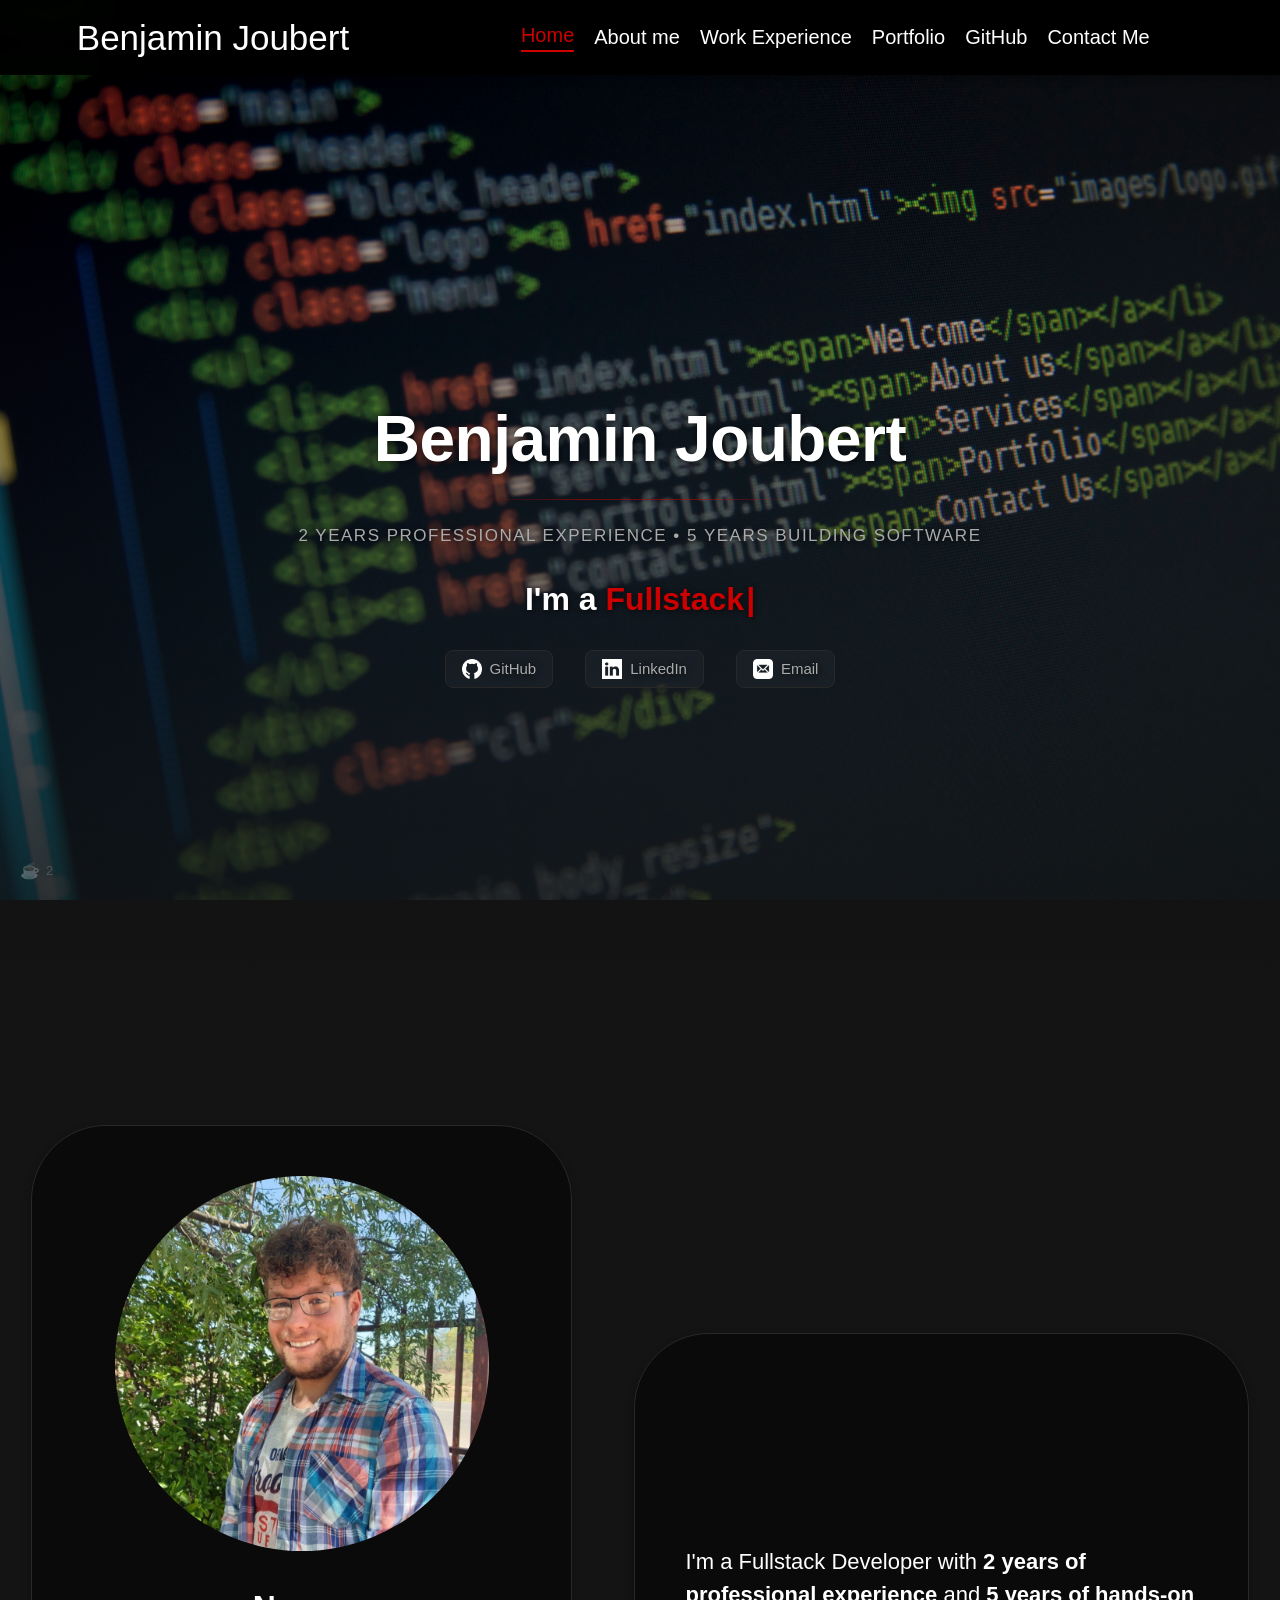
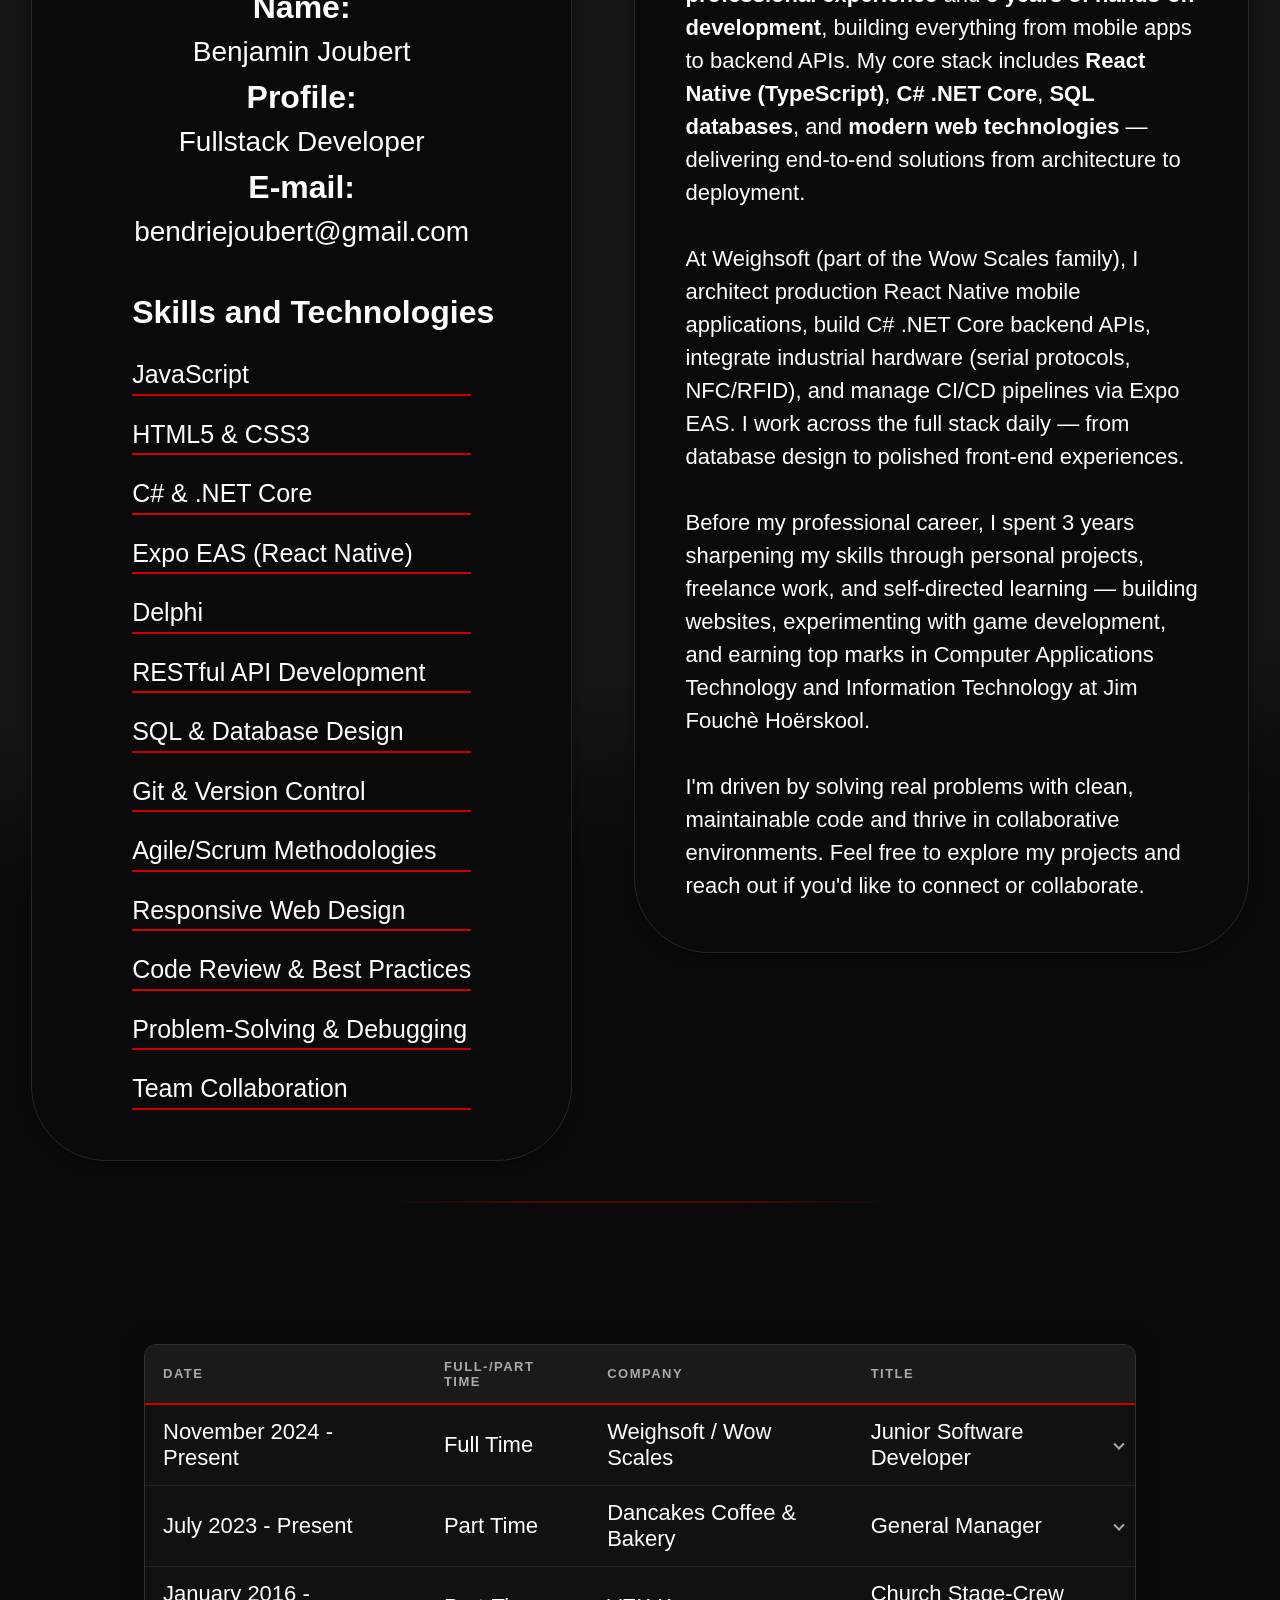
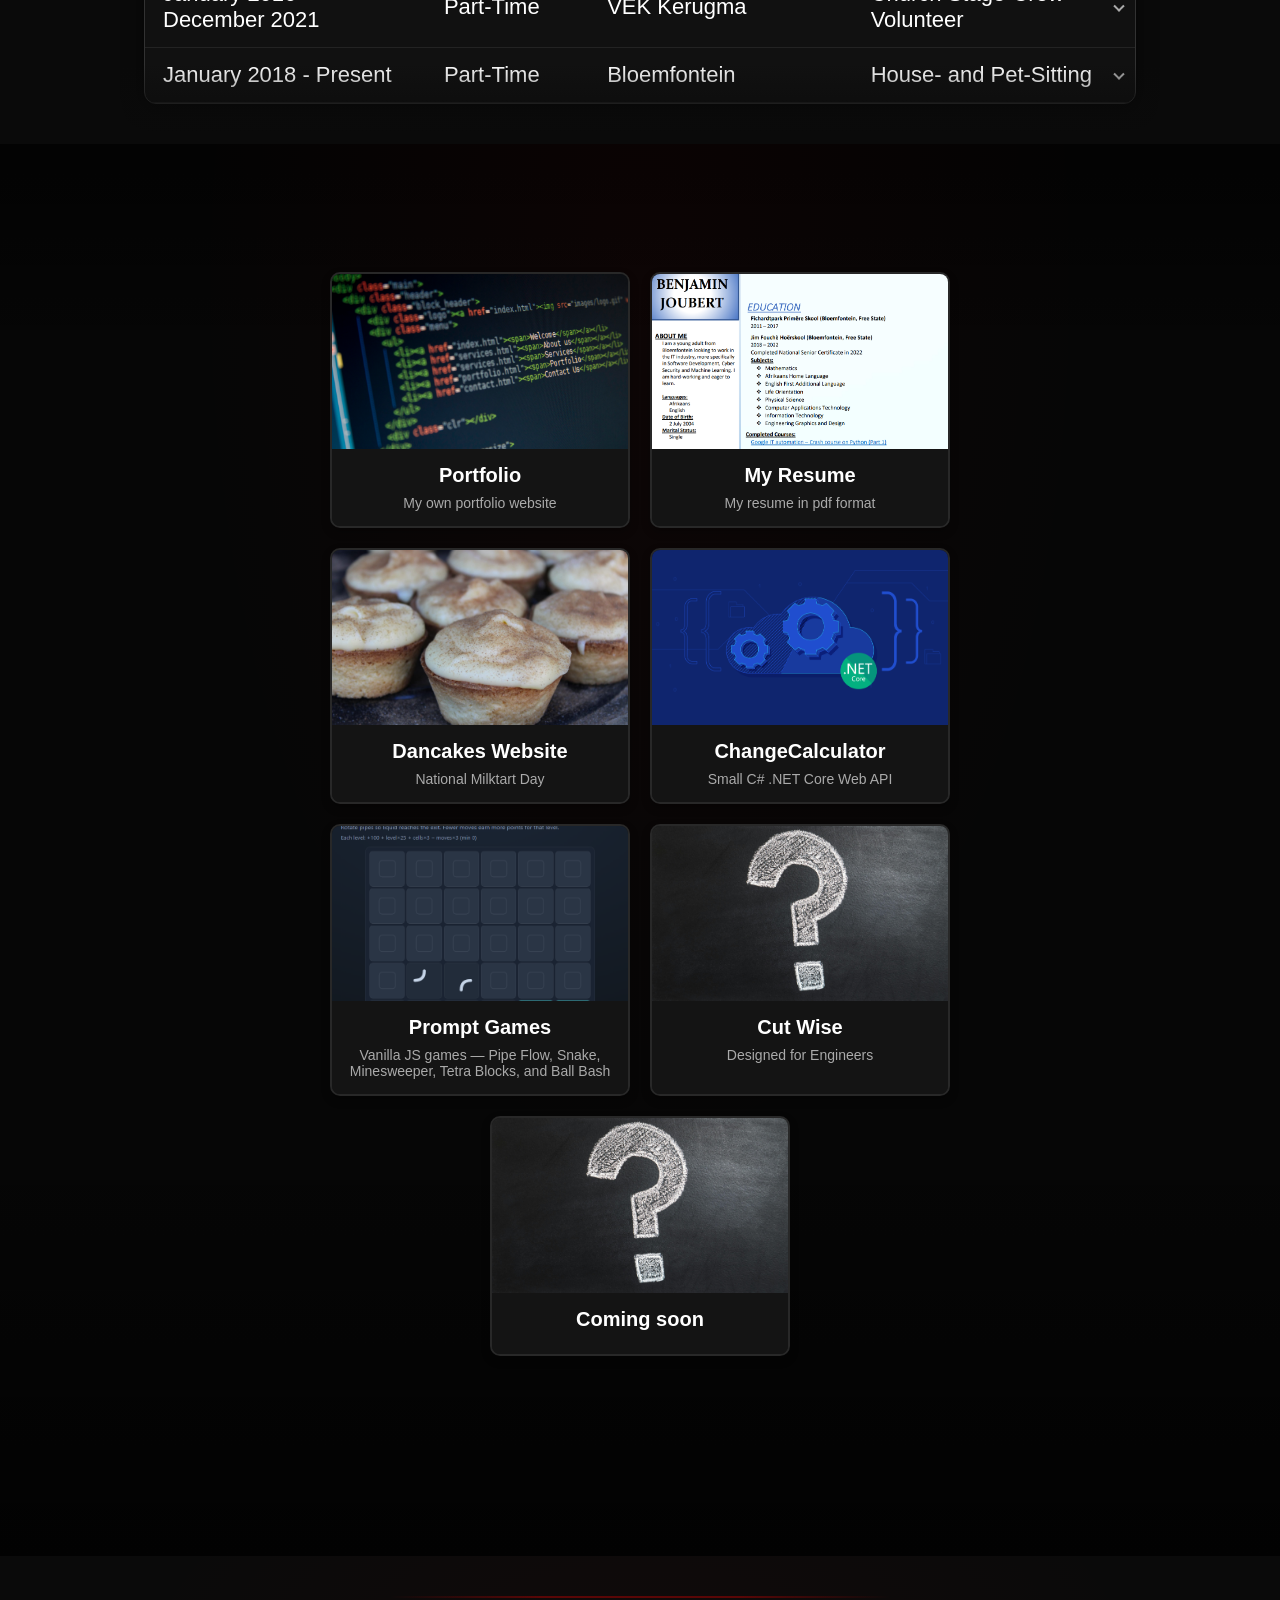
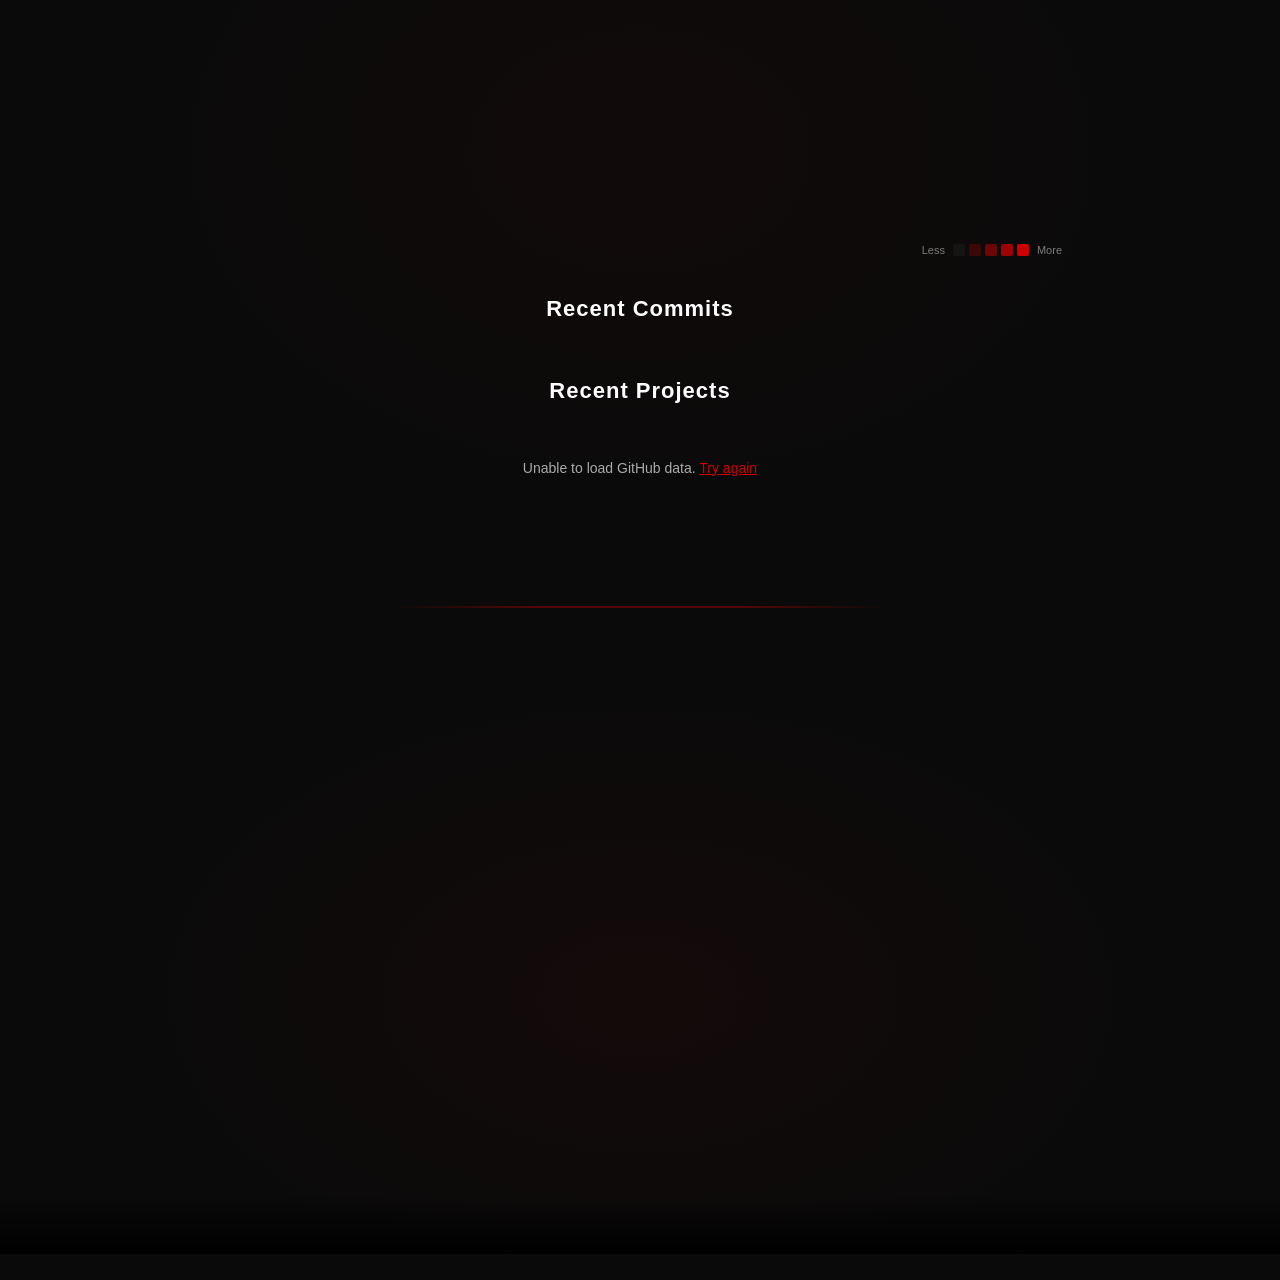
<file: index.html>
<!DOCTYPE html>
<html lang="en">

<head>
    <meta charset="UTF-8">
    <meta name="viewport" content="width=device-width, initial-scale=1.0">
    <meta name="description" content="Benjamin Joubert - Fullstack Developer with 5 years of development experience. Specialising in React Native, C# .NET Core, TypeScript, and Web Development. Based in Bloemfontein, South Africa.">
    <meta name="keywords" content="Benjamin Joubert, Fullstack Developer, Software Developer, Web Developer, React Native, C# .NET Core, Portfolio, South Africa, Bloemfontein">
    <meta name="author" content="Benjamin Joubert">
    
    <!-- Open Graph / Facebook -->
    <meta property="og:type" content="website">
    <meta property="og:title" content="Benjamin Joubert - Fullstack Developer">
    <meta property="og:description" content="Fullstack Developer | 2 Years Professional Experience | React Native, C# .NET Core, TypeScript & Web Development">
    
    <!-- Twitter -->
    <meta name="twitter:card" content="summary_large_image">
    <meta name="twitter:title" content="Benjamin Joubert - Fullstack Developer">
    <meta name="twitter:description" content="Fullstack Developer | 2 Years Professional Experience | React Native, C# .NET Core & Web Development">
    
    <link rel="preload" href="assets/images/html1.png" as="image">
    <link rel="stylesheet" href="style.css">
    <link rel="apple-touch-icon" sizes="180x180" href="assets/images/apple-touch-icon.png">
    <link rel="icon" type="image/png" sizes="32x32" href="assets/images/favicon-32x32.png">
    <link rel="icon" type="image/png" sizes="16x16" href="assets/images/favicon-16x16.png">
    <link rel="manifest" href="site.webmanifest">
    <title>Benjamin Joubert - Fullstack Developer | 5 Years Experience</title>
    <script src="app.js" defer></script>
</head>

<body>
    <a href="#Home" class="skip-link">Skip to main content</a>
    
    <header class="toolbar" role="banner">
        <span class="Title">Benjamin Joubert</span>
        <div class="spacer"></div>
        <button class="hamburger" aria-label="Toggle menu" aria-expanded="false" aria-controls="navbar">
            <span></span>
            <span></span>
            <span></span>
        </button>
        <nav class="navbar" id="navbar" role="navigation" aria-label="Main navigation">
            <a href="#Home">Home</a>
            <a href="#About-me">About me</a>
            <a href="#Work-Experience">Work Experience</a>
            <a href="#Portfolio">Portfolio</a>
            <a href="#GitHub">GitHub</a>
            <a href="#Contact">Contact Me</a>
        </nav>
    </header>

    <main>
    <section class="home" id="Home" aria-label="Home section">
        <div class="home-content-container">
            <h1 class="hero-name">Benjamin Joubert</h1>
            <div class="hero-divider" aria-hidden="true"><span></span></div>
            <p class="hero-experience">2 Years Professional Experience &bull; 5 Years Building Software</p>
            <p class="hero-typing">I'm a <span class="typing-text"></span><span class="typing-cursor">|</span></p>
            <div class="hero-contact-links">
                <a href="https://github.com/RoguePython" target="_blank" rel="noopener noreferrer" aria-label="GitHub Profile">
                    <img src="assets/images/github.png" alt="" aria-hidden="true">
                    <span>GitHub</span>
                </a>
                <a href="https://www.linkedin.com/in/benjamin-joubert-00bba7263/" target="_blank" rel="noopener noreferrer" aria-label="LinkedIn Profile">
                    <img src="assets/images/linkedin.png" alt="" aria-hidden="true">
                    <span>LinkedIn</span>
                </a>
                <a href="mailto:bendriejoubert@gmail.com" aria-label="Send Email">
                    <img src="assets/images/mail.png" alt="" aria-hidden="true">
                    <span>Email</span>
                </a>
            </div>
            <p class="hero-greeting" id="hero-greeting"></p>
        </div>
    </section>

    <section class="about-me" id="About-me" aria-label="About me section">
        <div class="left_block">
            <div class="selfpic">
                <div class="selfpic-img-wrapper">
                    <img src="assets/images/SelfPic.jpg" alt="Portrait of Benjamin Joubert" loading="lazy">
                    <svg class="selfpic-loader" viewBox="0 0 200 200" aria-hidden="true">
                        <circle cx="100" cy="100" r="96" />
                    </svg>
                </div>
                <div class="Selfpic_Text">
                    <b>Name: </b> <br>Benjamin Joubert <br>
                    <b>Profile: </b> <br>Fullstack Developer <br>
                    <b>E-mail: </b> <br>bendriejoubert@gmail.com <br>
                </div>
            </div>

            <div class="skills_technologies">
                <b>Skills and Technologies</b>
                <ul>
                    <li>JavaScript</li>
                    <hr>
                    <li>HTML5 & CSS3</li>
                    <hr>
                    <li>C# & .NET Core</li>
                    <hr>
                    <li>Expo EAS (React Native)</li>
                    <hr>
                    <li>Delphi</li>
                    <hr>
                    <li>RESTful API Development</li>
                    <hr>
                    <li>SQL & Database Design</li>
                    <hr>
                    <li>Git & Version Control</li>
                    <hr>
                    <li>Agile/Scrum Methodologies</li>
                    <hr>
                    <li>Responsive Web Design</li>
                    <hr>
                    <li>Code Review & Best Practices</li>
                    <hr>
                    <li>Problem-Solving & Debugging</li>
                    <hr>
                    <li>Team Collaboration</li>
                    <hr>
                </ul>
            </div>
        </div>
        <div class="right_block">
            <h1 class="section-title">About Me</h1>
            <br><br>
            I'm a Fullstack Developer with <strong>2 years of professional experience</strong> and
            <strong>5 years of hands-on development</strong>, building everything from mobile apps to backend APIs.
            My core stack includes <strong>React Native (TypeScript)</strong>, <strong>C# .NET Core</strong>,
            <strong>SQL databases</strong>, and <strong>modern web technologies</strong> — delivering end-to-end
            solutions from architecture to deployment.
            <br><br>
            At Weighsoft (part of the Wow Scales family), I architect production React Native mobile applications,
            build C# .NET Core backend APIs, integrate industrial hardware (serial protocols, NFC/RFID), and manage
            CI/CD pipelines via Expo EAS. I work across the full stack daily — from database design to polished
            front-end experiences.
            <br><br>
            Before my professional career, I spent 3 years sharpening my skills through personal projects, freelance
            work, and self-directed learning — building websites, experimenting with game development, and earning
            top marks in Computer Applications Technology and Information Technology at Jim Fouchè Hoërskool.
            <br><br>
            I'm driven by solving real problems with clean, maintainable code and thrive in collaborative environments.
            Feel free to explore my projects and reach out if you'd like to connect or collaborate.
        </div>
    </section>

    <section class="Work_Experience" id="Work-Experience" aria-label="Work Experience section">
        <h1 class="section-title">Work Experience</h1>
        <table class="Work_Experience_Table">
            <thead>
                <tr>
                    <th>Date</th>
                    <th>Full-/Part time</th>
                    <th>Company</th>
                    <th>Title</th>
                </tr>
            </thead>
            <tbody>
                <tr class="expandable-row">
                    <td>November 2024 - Present</td>
                    <td>Full Time</td>
                    <td>Weighsoft / Wow Scales</td>
                    <td>Junior Software Developer</td>
                </tr>
                <tr class="details-row">
                    <td colspan="4">
                        <div class="details-content">
                            <h3 class="details-title">Junior Software Developer <span class="details-company">at Weighsoft / Wow Scales</span></h3>
                            <ul class="details-list">
                                <li><strong>Mobile Development:</strong> Architect and develop production React Native mobile applications
                                    end-to-end using TypeScript, Expo SDK, and offline-first SQLite databases.</li>
                                <li><strong>Hardware Integration:</strong> Implement industrial hardware integrations including scale serial
                                    protocols (baud rate, parity, regex-based weight parsing) and NFC/RFID readers.</li>
                                <li><strong>Technical Support:</strong> Diagnose and resolve issues across weighing software, scale
                                    indicators, and peripheral devices — covering serial, USB, and TCP/IP communication.</li>
                                <li><strong>Full-Stack Development:</strong> Build features spanning data export, backup/restore, reporting,
                                    and internationalisation (English & Afrikaans) with C# .NET Core backend APIs.</li>
                                <li><strong>Client Liaison:</strong> Act as the bridge between developers and end users, translating customer
                                    descriptions into technical diagnoses and delivering solution-focused support.</li>
                                <li><strong>CI/CD & Deployment:</strong> Manage build pipelines via Expo EAS across development, preview, and
                                    production profiles.</li>
                            </ul>
                        </div>
                    </td>
                </tr>
                <tr class="expandable-row">
                    <td>July 2023 - Present</td>
                    <td>Part Time</td>
                    <td>Dancakes Coffee & Bakery</td>
                    <td>General Manager</td>
                </tr>
                <tr class="details-row">
                    <td colspan="4">
                        <div class="details-content">
                            <h3 class="details-title">General Manager <span class="details-company">at Dancakes Coffee & Bakery</span></h3>
                            <ul class="details-list">
                                <li><strong>Operations:</strong> Oversee daily operations and ensure smooth service delivery across the
                                    business.</li>
                                <li><strong>Web Development:</strong> Built and maintain the Dancakes website
                                    (<a href="https://dancakesza.com/" target="_blank" rel="noopener noreferrer">dancakesza.com</a>).</li>
                                <li><strong>Leadership:</strong> Lead, motivate, and support team members while encouraging collaboration
                                    and growth.</li>
                                <li><strong>Time Management:</strong> Prioritize tasks and delegate responsibilities efficiently across
                                    weekend shifts.</li>
                                <li><strong>Problem-Solving:</strong> Independently handle challenges and innovate solutions to resolve
                                    issues effectively.</li>
                                <li><strong>Adaptability:</strong> Remain flexible and resilient in a fast-paced environment.</li>
                            </ul>
                        </div>
                    </td>
                </tr>
                <tr class="expandable-row">
                    <td>January 2016 - December 2021</td>
                    <td>Part-Time</td>
                    <td>VEK Kerugma</td>
                    <td>Church Stage-Crew Volunteer</td>
                </tr>
                <tr class="details-row">
                    <td colspan="4">
                        <div class="details-content">
                            <h3 class="details-title">Church Stage-Crew Volunteer <span class="details-company">at VEK Kerugma</span></h3>
                            <ul class="details-list">
                                <li><strong>Technical Equipment:</strong> Managed sound systems, projectors, and other technical equipment
                                    for church services and events.</li>
                                <li><strong>Reliability:</strong> Dependable in setting up, operating, and maintaining equipment under
                                    time-sensitive conditions.</li>
                                <li><strong>Quick Problem-Solving:</strong> Addressed and resolved technical issues promptly, often during
                                    live services.</li>
                                <li><strong>Willingness to Learn:</strong> Continuously picked up new skills and adapted to different
                                    technologies and event requirements.</li>
                            </ul>
                        </div>
                    </td>
                </tr>
                <tr class="expandable-row">
                    <td>January 2018 - Present</td>
                    <td>Part-Time</td>
                    <td>Bloemfontein</td>
                    <td>House- and Pet-Sitting</td>
                </tr>
                <tr class="details-row">
                    <td colspan="4">
                        <div class="details-content">
                            <h3 class="details-title">House- and Pet-Sitting <span class="details-company">in Bloemfontein</span></h3>
                            <ul class="details-list">
                                <li><strong>Responsibility:</strong> Ensure the safety and security of homes and pets during homeowner
                                    absence.</li>
                                <li><strong>Attention to Detail:</strong> Monitor closely for any issues or changes requiring action.</li>
                                <li><strong>Communication:</strong> Keep homeowners informed about their home and pets' well-being
                                    regularly.</li>
                                <li><strong>Trustworthiness:</strong> Maintain a dependable and honest track record with clients.</li>
                            </ul>
                        </div>
                    </td>
                </tr>
            </tbody>
        </table>
    </section>

    <section class="Portfolio" id="Portfolio" aria-label="Portfolio section">
        <h1 class="section-title">Portfolio</h1>
        <div class="project-wrapper">
            <!-- Project Portfolio -->
            <div class="project-container">
                <div class="project-image">
                    <img src="assets/images/html1.png" alt="Portfolio Project" loading="lazy">
                    <a href="https://github.com/RoguePython/Portfolio" target="_blank" rel="noopener noreferrer" class="project-link">View Project</a>
                </div>
                <div class="project-info">
                    <h2>Portfolio</h2>
                    <p>My own portfolio website</p>
                </div>
            </div>

            <!-- Project Resume -->
            <div class="project-container">
                <div class="project-image">
                    <img src="assets/images/Resume.PNG" alt="My Resume" loading="lazy">
                    <a href="Benjamin Joubert Resume.pdf" class="project-link" target="_blank" rel="noopener noreferrer">View Project</a>
                    <!-- Link to Resume PDF -->
                </div>
                <div class="project-info">
                    <h2>My Resume</h2>
                    <p>My resume in pdf format</p>
                </div>
            </div>

            <!-- Project Dancakes -->
            <div class="project-container">
                <div class="project-image">
                    <img src="assets/images/mini-milktarts.jpg" alt="Dancakes National Milktart Day" loading="lazy">
                    <a href="https://dancakesza.com/" class="project-link" target="_blank" rel="noopener noreferrer">View Project</a> <!-- Link to Dancakes -->
                </div>
                <div class="project-info">
                    <h2>Dancakes Website</h2>
                    <p>National Milktart Day</p>
                </div>
            </div>

            <!-- ChangeCalculator -->
            <div class="project-container">
                <div class="project-image">
                    <img src="assets/images/change-calculator.png" alt="ChangeCalculator" loading="lazy">
                    <a href="ChangeCalculator/" class="project-link" target="_blank" rel="noopener noreferrer">View Project</a> <!-- Link to ChangeCalculator -->
                </div>
                <div class="project-info">
                    <h2>ChangeCalculator</h2>
                    <p>Small C# .NET Core Web API</p>
                </div>
            </div>

            <!-- Prompt Games -->
            <div class="project-container">
                <div class="project-image">
                    <img src="assets/images/pipe-flow.png" alt="Prompt Games collection" loading="lazy">
                    <a href="games/" class="project-link" target="_blank" rel="noopener noreferrer">View Project</a>
                </div>
                <div class="project-info">
                    <h2>Prompt Games</h2>
                    <p>Vanilla JS games — Pipe Flow, Snake, Minesweeper, Tetra Blocks, and Ball Bash</p>
                </div>
            </div>

            <!-- Cut Wise -->
            <div class="project-container">
                <div class="project-image">
                    <img src="assets/images/Coming-soon.jpeg" alt="Coming Soon" loading="lazy">
                    <span class="project-link" style="cursor: default; pointer-events: none;">Work in Progress...</span>
                </div>
                <div class="project-info">
                    <h2>Cut Wise</h2>
                    <p>Designed for Engineers</p>
                </div>
            </div>

            <!-- Project Coming Soon -->
            <div class="project-container">
                <div class="project-image">
                    <img src="assets/images/Coming-soon.jpeg" alt="Coming soon" loading="lazy">
                    <!-- No href attached, cuz no file if it is coming soon, duh -->
                </div>
                <div class="project-info">
                    <h2>Coming soon</h2>
                    <p></p>
                </div>
            </div>
        </div>
    </section>

    <section class="github-activity" id="GitHub" aria-label="GitHub Activity section">
        <h1 class="section-title">GitHub Activity</h1>
        <div class="github-content">
            <!-- Contribution Grid -->
            <div class="github-grid-wrapper">
                <div class="github-grid-labels">
                    <span></span>
                    <span>Mon</span>
                    <span></span>
                    <span>Wed</span>
                    <span></span>
                    <span>Fri</span>
                    <span></span>
                </div>
                <div class="github-grid-scroll">
                    <div class="github-grid-months" id="github-months"></div>
                    <div class="github-grid" id="github-grid">
                        <!-- Skeleton loading placeholders -->
                        <div class="github-grid-skeleton"></div>
                    </div>
                </div>
            </div>
            <div class="github-grid-footer">
                <span class="github-total-contributions" id="github-total-contributions"></span>
                <div class="github-grid-legend">
                    <span class="github-legend-label">Less</span>
                    <span class="github-legend-box" data-level="0"></span>
                    <span class="github-legend-box" data-level="1"></span>
                    <span class="github-legend-box" data-level="2"></span>
                    <span class="github-legend-box" data-level="3"></span>
                    <span class="github-legend-box" data-level="4"></span>
                    <span class="github-legend-label">More</span>
                </div>
            </div>

            <!-- Recent Commits -->
            <h2 class="github-subtitle">Recent Commits</h2>
            <div class="github-commits" id="github-commits">
                <!-- Skeleton loading placeholders -->
                <div class="github-commit-card github-skeleton">
                    <div class="skeleton-line skeleton-short"></div>
                    <div class="skeleton-line skeleton-long"></div>
                    <div class="skeleton-line skeleton-medium"></div>
                </div>
                <div class="github-commit-card github-skeleton">
                    <div class="skeleton-line skeleton-short"></div>
                    <div class="skeleton-line skeleton-long"></div>
                    <div class="skeleton-line skeleton-medium"></div>
                </div>
                <div class="github-commit-card github-skeleton">
                    <div class="skeleton-line skeleton-short"></div>
                    <div class="skeleton-line skeleton-long"></div>
                    <div class="skeleton-line skeleton-medium"></div>
                </div>
            </div>

            <!-- Recent Projects -->
            <h2 class="github-subtitle">Recent Projects</h2>
            <div class="github-repos" id="github-repos">
                <!-- Skeleton loading placeholders -->
                <div class="github-repo-card github-skeleton">
                    <div class="skeleton-line skeleton-short"></div>
                    <div class="skeleton-line skeleton-long"></div>
                    <div class="skeleton-line skeleton-medium"></div>
                </div>
                <div class="github-repo-card github-skeleton">
                    <div class="skeleton-line skeleton-short"></div>
                    <div class="skeleton-line skeleton-long"></div>
                    <div class="skeleton-line skeleton-medium"></div>
                </div>
                <div class="github-repo-card github-skeleton">
                    <div class="skeleton-line skeleton-short"></div>
                    <div class="skeleton-line skeleton-long"></div>
                    <div class="skeleton-line skeleton-medium"></div>
                </div>
            </div>

            <!-- Error state (hidden by default) -->
            <div class="github-error" id="github-error" hidden>
                <p>Unable to load GitHub data. <a href="#" id="github-retry">Try again</a></p>
            </div>

            <!-- View Profile Button -->
            <a href="https://github.com/RoguePython" target="_blank" rel="noopener noreferrer" class="github-profile-btn">
                <img src="assets/images/github.png" alt="" aria-hidden="true" class="github-btn-icon">
                View GitHub Profile
            </a>
        </div>
    </section>

    <section class="contact" id="Contact" aria-label="Contact section">
        <h1 class="section-title">Contact Me</h1>
        <div class="Get_In_Touch">
            <p><img src="assets/images/location.png" alt="Location" loading="lazy">Bloemfontein, Free-State (South Africa)</p>
            <p><img src="assets/images/mail.png" alt="Mail" loading="lazy"><a href="mailto:bendriejoubert@gmail.com" target="_blank" rel="noopener noreferrer">bendriejoubert@gmail.com</a></p>

            <div class="Social_Media">
                <a href="https://www.linkedin.com/in/benjamin-joubert-00bba7263/" target="_blank" rel="noopener noreferrer" aria-label="LinkedIn Profile"><img src="assets/images/linkedin.png" alt="LinkedIn" loading="lazy"></a>
                <a href="https://github.com/RoguePython" target="_blank" rel="noopener noreferrer" aria-label="GitHub Profile"><img src="assets/images/github.png" alt="Github" loading="lazy"></a>
                <a href="mailto:bendriejoubert@gmail.com" target="_blank" rel="noopener noreferrer" aria-label="Send Email"><img src="assets/images/mail.png" alt="Mail" loading="lazy"></a>
                <a href="https://www.instagram.com/benjii_joubert/" target="_blank" rel="noopener noreferrer" aria-label="Instagram Profile"><img src="assets/images/instagram.png" alt="Instagram" loading="lazy"></a>
                <a href="https://steamcommunity.com/profiles/76561198872772953/" target="_blank" rel="noopener noreferrer" aria-label="Steam Profile"><img src="assets/images/steam.png" alt="Steam" loading="lazy"></a>
                <a href="https://www.facebook.com/BendrieJoubert/" target="_blank" rel="noopener noreferrer" aria-label="Facebook Profile"><img src="assets/images/facebook.png" alt="Facebook" loading="lazy"></a>
            </div>
        </div>
    </section>

    <div class="idle-message" id="idle-message" aria-hidden="true">Still reading? I'm flattered.</div>
    <div class="custom-context-menu" id="custom-context-menu" role="menu" aria-hidden="true">
        <a href="Benjamin Joubert Resume.pdf" target="_blank" rel="noopener noreferrer" role="menuitem">Download Resume</a>
        <a href="https://github.com/RoguePython" target="_blank" rel="noopener noreferrer" role="menuitem">View GitHub</a>
        <a href="#Contact" role="menuitem">Contact Me</a>
    </div>
    <div class="coffee-counter" id="coffee-counter" title="Coffees consumed today">
        <span class="coffee-icon">&#9749;</span>
        <span class="coffee-count" id="coffee-count"></span>
    </div>
    <p class="hidden-footer-msg">You scrolled all the way down. You're hired.</p>
    </main>
</body>

</html>
</file>
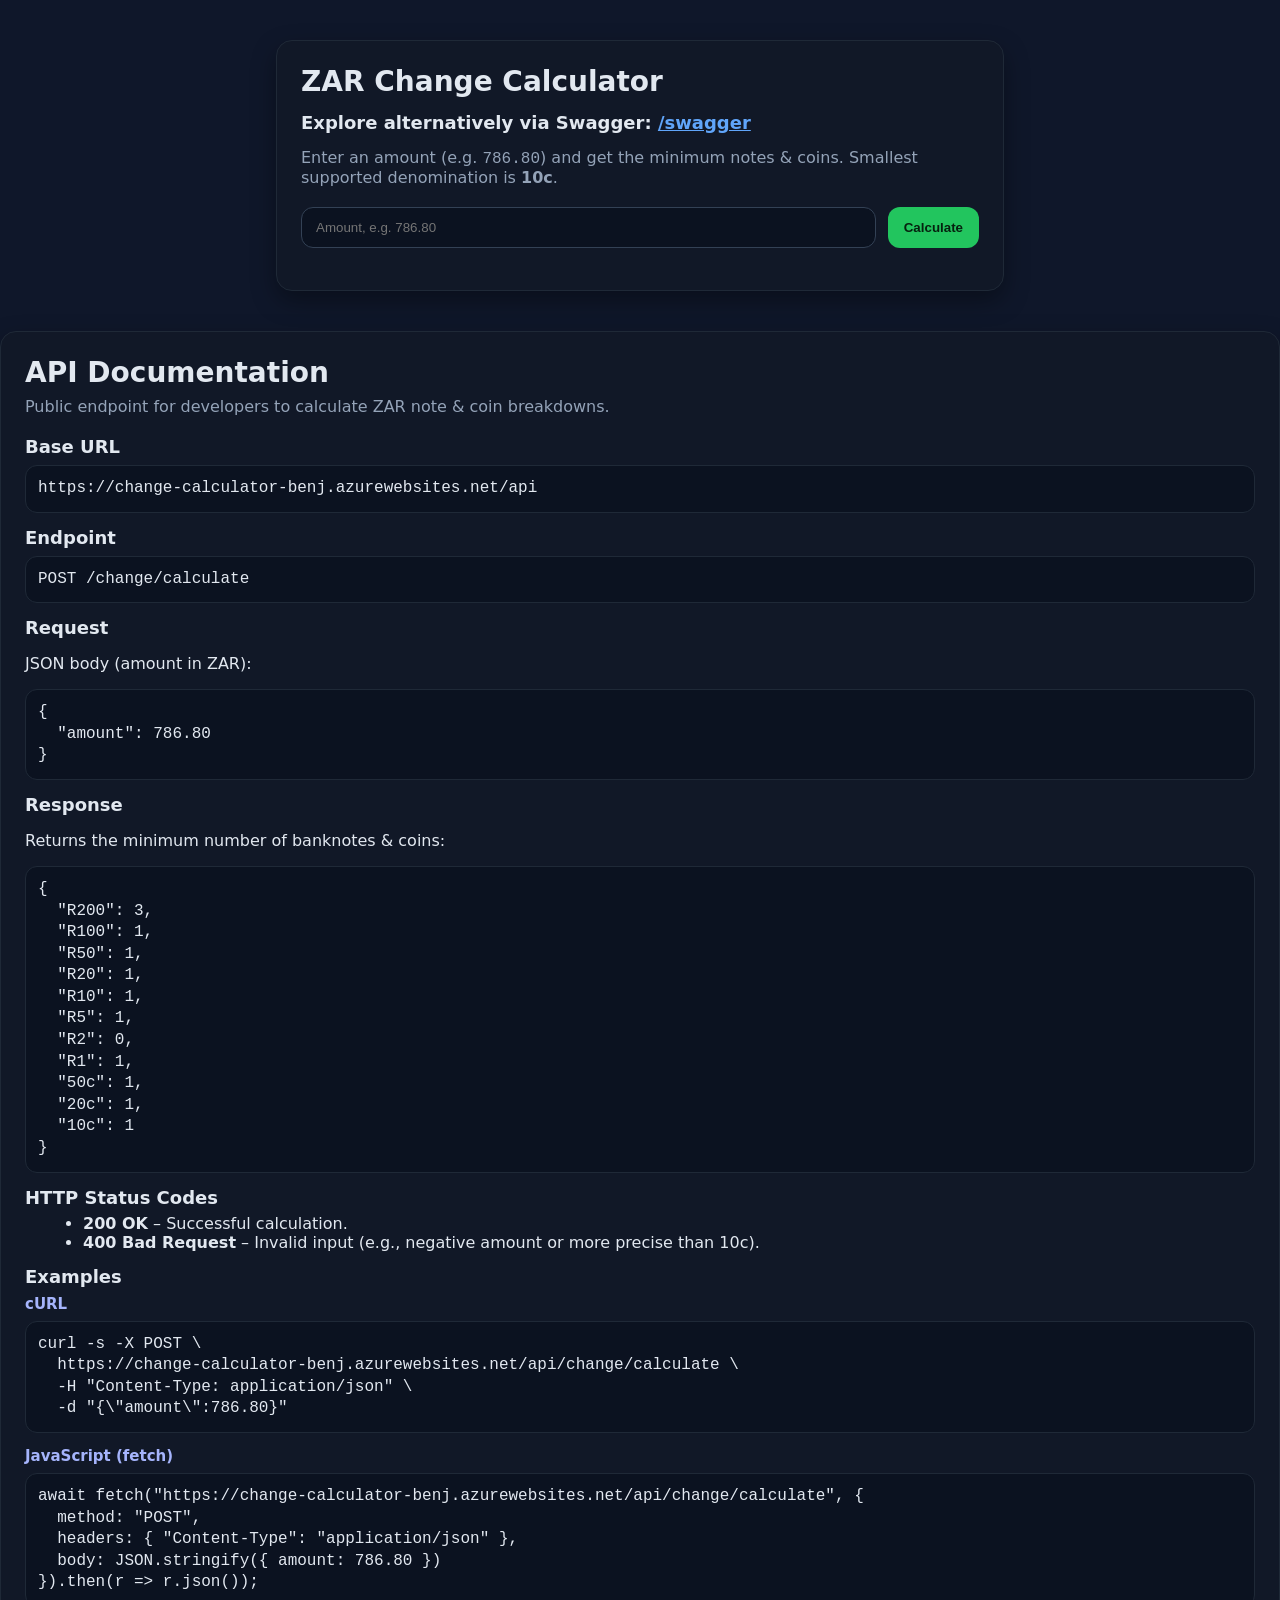
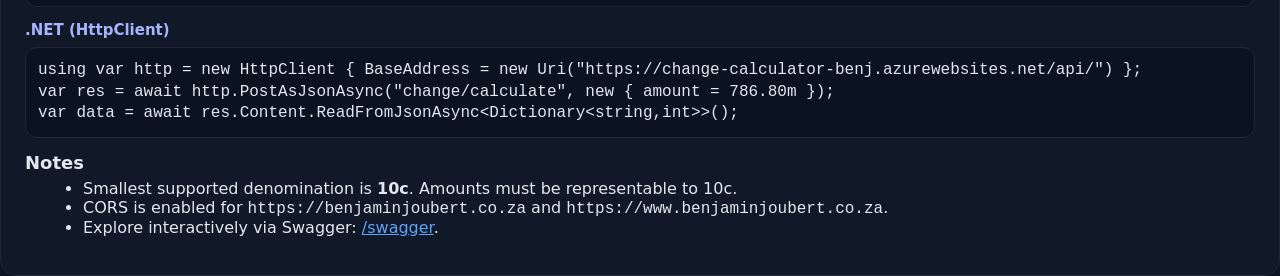
<file: ChangeCalculator/index.html>
<!DOCTYPE html>
<html lang="en">

<head>
  <meta charset="utf-8" />
  <meta name="viewport" content="width=device-width, initial-scale=1" />
  <title>ZAR Change Calculator</title>
  <link rel="stylesheet" href="style.css" />
</head>

<body>
  <div class="wrap">
    <div class="card">
      <h1>ZAR Change Calculator</h1>
      <h2>Explore alternatively via Swagger: <a href="https://change-calculator-benj.azurewebsites.net/swagger"
          target="_blank" rel="noopener">/swagger</a></h2>
      <p class="lead">Enter an amount (e.g. <code>786.80</code>) and get the minimum notes &amp; coins. Smallest supported denomination is <strong>10c</strong>.</p>

      <form id="form">
        <input id="amount" type="number" step="0.10" min="0" placeholder="Amount, e.g. 786.80" required />
        <button id="btn" type="submit">Calculate</button>
      </form>

      <div id="error" class="error" hidden></div>

      <div id="result" hidden>
        <div class="row">
          <h2>Breakdown</h2>
          <button id="copyBtn" type="button">Copy JSON</button>
        </div>
        <table id="table">
          <thead>
            <tr>
              <th>Denomination</th>
              <th>Count</th>
            </tr>
          </thead>
          <tbody></tbody>
        </table>
        <footer id="raw"></footer>
      </div>
    </div>
  </div>

  <!-- ===== API DOCS CARD ===== -->
  <div class="card" id="api-docs" style="margin-top:24px">
    <h1 style="margin-bottom:8px">API Documentation</h1>
    <p class="lead">Public endpoint for developers to calculate ZAR note &amp; coin breakdowns.</p>

    <h2 style="margin:14px 0 6px">Base URL</h2>
    <pre><code>https://change-calculator-benj.azurewebsites.net/api</code></pre>

    <h2 style="margin:14px 0 6px">Endpoint</h2>
    <pre><code>POST /change/calculate</code></pre>

    <h2 style="margin:14px 0 6px">Request</h2>
    <p>JSON body (amount in ZAR):</p>
    <pre><code>{
  "amount": 786.80
}</code></pre>

    <h2 style="margin:14px 0 6px">Response</h2>
    <p>Returns the minimum number of banknotes &amp; coins:</p>
    <pre><code>{
  "R200": 3,
  "R100": 1,
  "R50": 1,
  "R20": 1,
  "R10": 1,
  "R5": 1,
  "R2": 0,
  "R1": 1,
  "50c": 1,
  "20c": 1,
  "10c": 1
}</code></pre>

    <h2 style="margin:14px 0 6px">HTTP Status Codes</h2>
    <ul>
      <li><strong>200 OK</strong> – Successful calculation.</li>
      <li><strong>400 Bad Request</strong> – Invalid input (e.g., negative amount or more precise than 10c).</li>
    </ul>

    <h2 style="margin:14px 0 6px">Examples</h2>

    <h3>cURL</h3>
    <pre><code>curl -s -X POST \
  https://change-calculator-benj.azurewebsites.net/api/change/calculate \
  -H "Content-Type: application/json" \
  -d "{\"amount\":786.80}"</code></pre>

    <h3>JavaScript (fetch)</h3>
    <pre><code>await fetch("https://change-calculator-benj.azurewebsites.net/api/change/calculate", {
  method: "POST",
  headers: { "Content-Type": "application/json" },
  body: JSON.stringify({ amount: 786.80 })
}).then(r =&gt; r.json());</code></pre>

    <h3>.NET (HttpClient)</h3>
    <pre><code>using var http = new HttpClient { BaseAddress = new Uri("https://change-calculator-benj.azurewebsites.net/api/") };
var res = await http.PostAsJsonAsync("change/calculate", new { amount = 786.80m });
var data = await res.Content.ReadFromJsonAsync&lt;Dictionary&lt;string,int&gt;&gt;();</code></pre>

    <h2 style="margin:14px 0 6px">Notes</h2>
    <ul>
      <li>Smallest supported denomination is <strong>10c</strong>. Amounts must be representable to 10c.</li>
      <li>CORS is enabled for <code>https://benjaminjoubert.co.za</code> and
        <code>https://www.benjaminjoubert.co.za</code>.</li>
      <li>Explore interactively via Swagger: <a href="https://change-calculator-benj.azurewebsites.net/swagger"
          target="_blank" rel="noopener">/swagger</a>.</li>
    </ul>
  </div>

  <script src="app.js"></script>
</body>

</html>
</file>
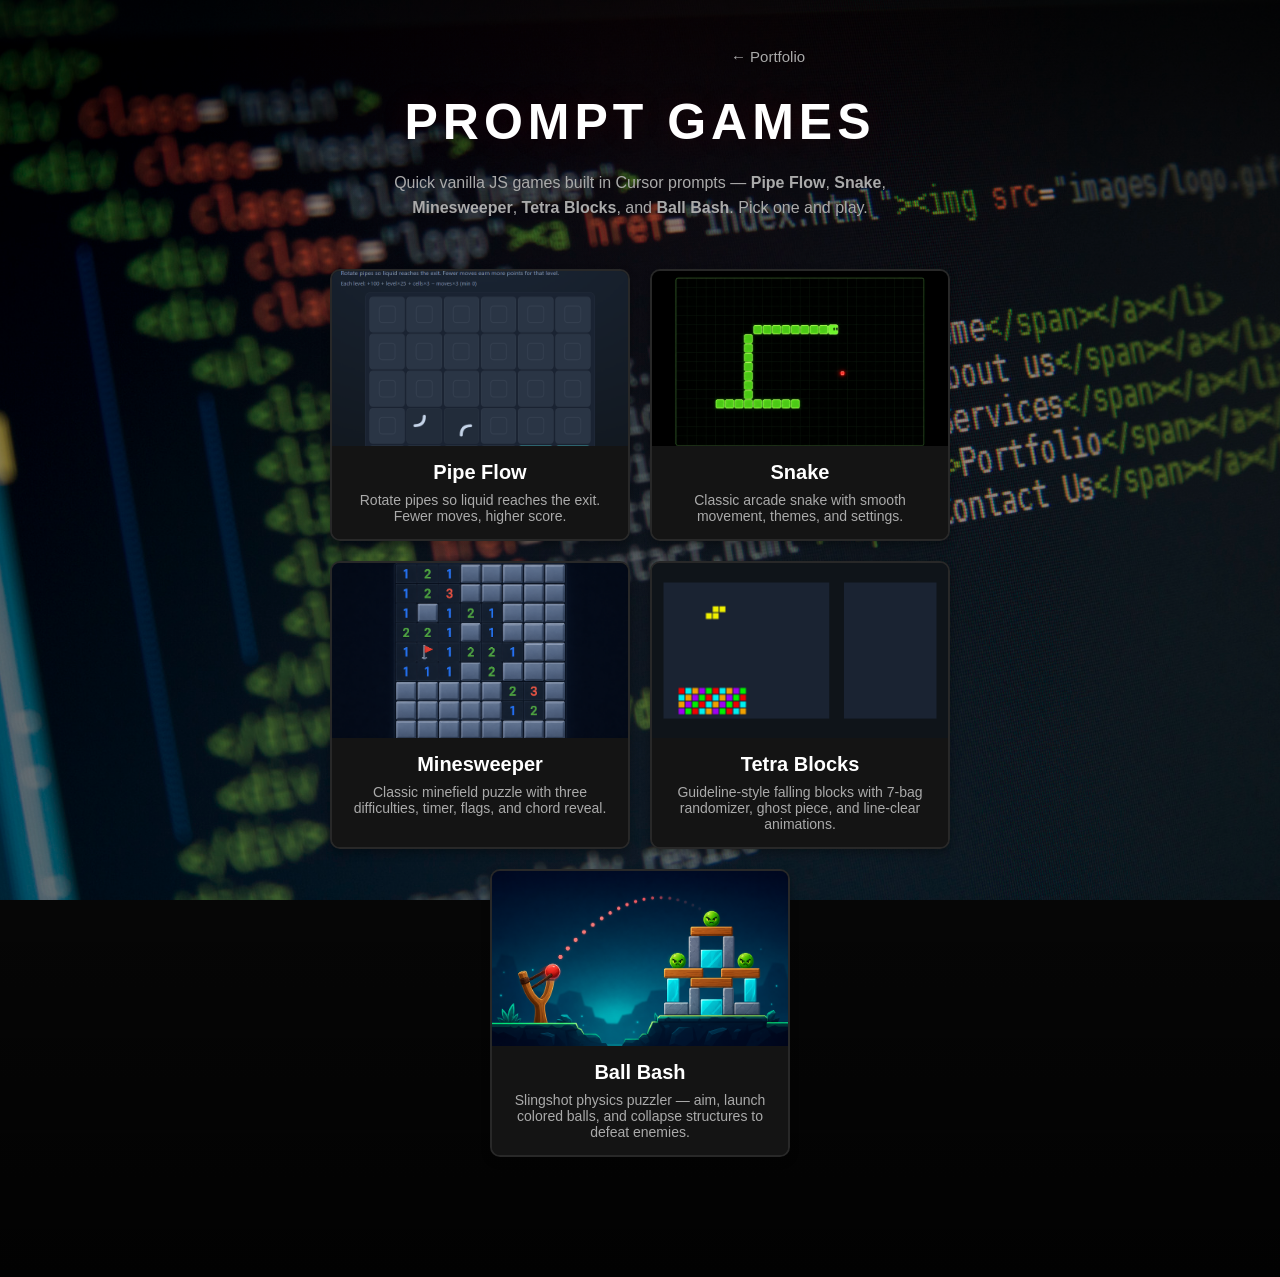
<file: games/index.html>
<!DOCTYPE html>
<html lang="en">
  <head>
    <meta charset="UTF-8" />
    <meta name="viewport" content="width=device-width, initial-scale=1" />
    <title>Prompt Games — Benjamin Joubert</title>
    <link rel="stylesheet" href="../style.css" />
    <link rel="stylesheet" href="hub.css" />
    <link rel="icon" type="image/png" sizes="32x32" href="../assets/images/favicon-32x32.png" />
  </head>
  <body>
    <main>
      <section class="Portfolio games-hub" aria-label="Prompt Games">
        <a href="../" class="games-hub__back">&larr; Portfolio</a>
        <h1 class="section-title visible">Prompt Games</h1>
        <p class="games-hub__intro">
          Quick vanilla JS games built in Cursor prompts — <strong>Pipe Flow</strong>, <strong>Snake</strong>, <strong>Minesweeper</strong>, <strong>Tetra Blocks</strong>, and <strong>Ball Bash</strong>. Pick one and play.
        </p>

        <div class="project-wrapper">
          <div class="project-container">
            <div class="project-image">
              <img
                src="../assets/images/pipe-flow.png"
                alt="Pipe Flow pipe puzzle game"
                loading="lazy"
              />
              <a href="pipe-flow/" class="project-link">Play</a>
            </div>
            <div class="project-info">
              <h2>Pipe Flow</h2>
              <p>Rotate pipes so liquid reaches the exit. Fewer moves, higher score.</p>
            </div>
          </div>

          <div class="project-container">
            <div class="project-image">
              <img
                src="../assets/images/snake.png"
                alt="Snake arcade game"
                loading="lazy"
              />
              <a href="snake/" class="project-link">Play</a>
            </div>
            <div class="project-info">
              <h2>Snake</h2>
              <p>Classic arcade snake with smooth movement, themes, and settings.</p>
            </div>
          </div>

          <div class="project-container">
            <div class="project-image">
              <img
                src="../assets/images/minesweeper.png"
                alt="Minesweeper puzzle game"
                loading="lazy"
              />
              <a href="minesweeper/" class="project-link">Play</a>
            </div>
            <div class="project-info">
              <h2>Minesweeper</h2>
              <p>Classic minefield puzzle with three difficulties, timer, flags, and chord reveal.</p>
            </div>
          </div>

          <div class="project-container">
            <div class="project-image">
              <img
                src="../assets/images/tetra-blocks.png"
                alt="Tetra Blocks falling blocks game"
                loading="lazy"
              />
              <a href="tetra-blocks/" class="project-link">Play</a>
            </div>
            <div class="project-info">
              <h2>Tetra Blocks</h2>
              <p>Guideline-style falling blocks with 7-bag randomizer, ghost piece, and line-clear animations.</p>
            </div>
          </div>

          <div class="project-container">
            <div class="project-image">
              <img
                src="../assets/images/ball-bash.png"
                alt="Ball Bash slingshot physics game"
                loading="lazy"
              />
              <a href="ball-bash/" class="project-link">Play</a>
            </div>
            <div class="project-info">
              <h2>Ball Bash</h2>
              <p>Slingshot physics puzzler — aim, launch colored balls, and collapse structures to defeat enemies.</p>
            </div>
          </div>
        </div>
      </section>
    </main>
    <script src="hub.js"></script>
  </body>
</html>
</file>
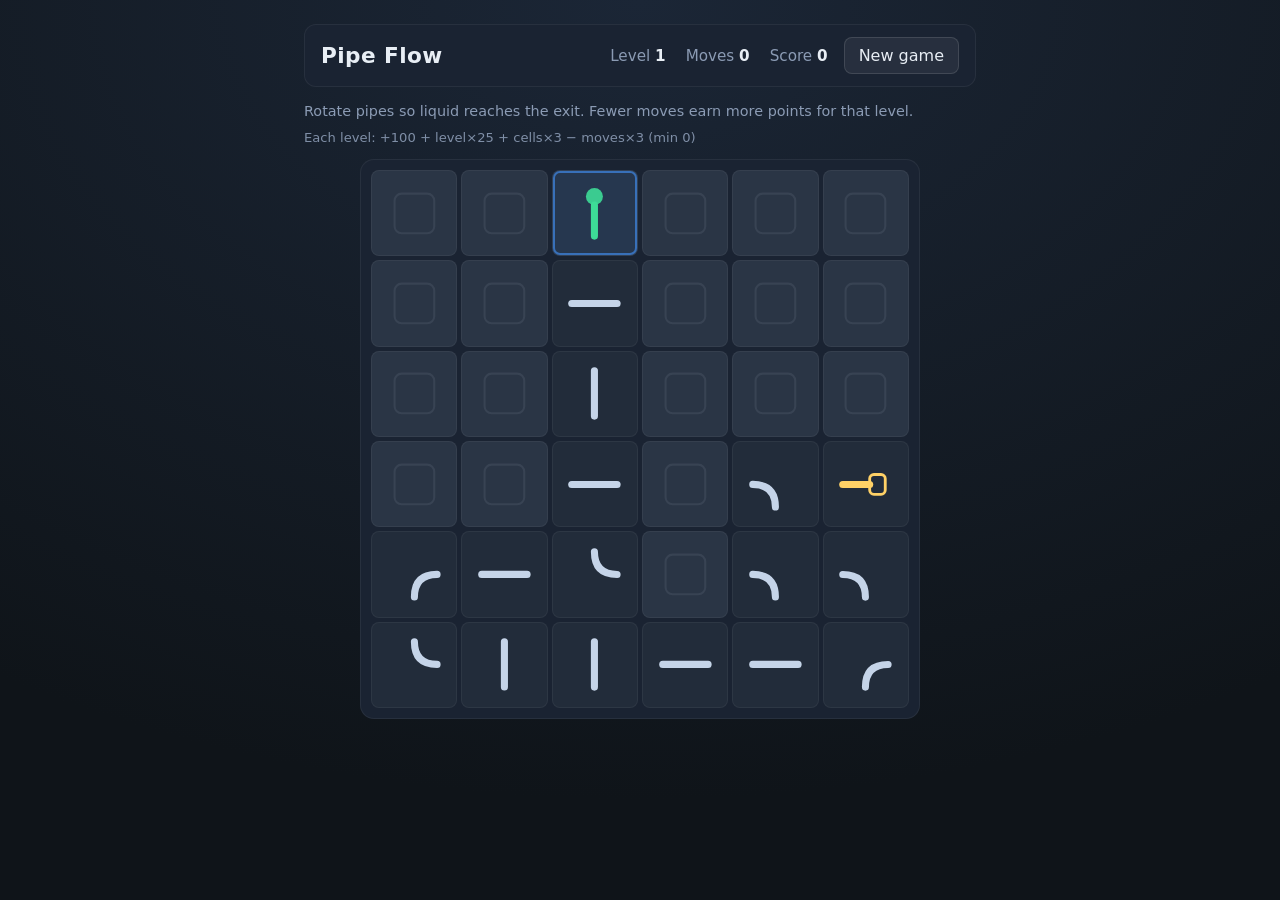
<file: Pipe Game/index.html>
<!DOCTYPE html>
<html lang="en">
  <head>
    <meta charset="UTF-8" />
    <meta name="viewport" content="width=device-width, initial-scale=1" />
    <title>Pipe Flow</title>
    <link rel="stylesheet" href="styles.css" />
  </head>
  <body>
    <div class="app">
      <header class="topbar">
        <div class="brand">Pipe Flow</div>
        <div class="stats">
          <span>Level <strong id="levelVal">1</strong></span>
          <span>Moves <strong id="movesVal">0</strong></span>
          <span>Score <strong id="scoreVal">0</strong></span>
        </div>
        <button type="button" id="newGameBtn" class="btn">New game</button>
      </header>
      <p class="hint">
        Rotate pipes so liquid reaches the exit. Fewer moves earn more points for that level.
        <span class="formula" id="scoreFormulaHint"></span>
      </p>
      <div id="board" class="board" aria-label="Pipe puzzle board"></div>
      <p id="statusMsg" class="status" role="status"></p>
    </div>
    <script src="game.js"></script>
  </body>
</html>
</file>
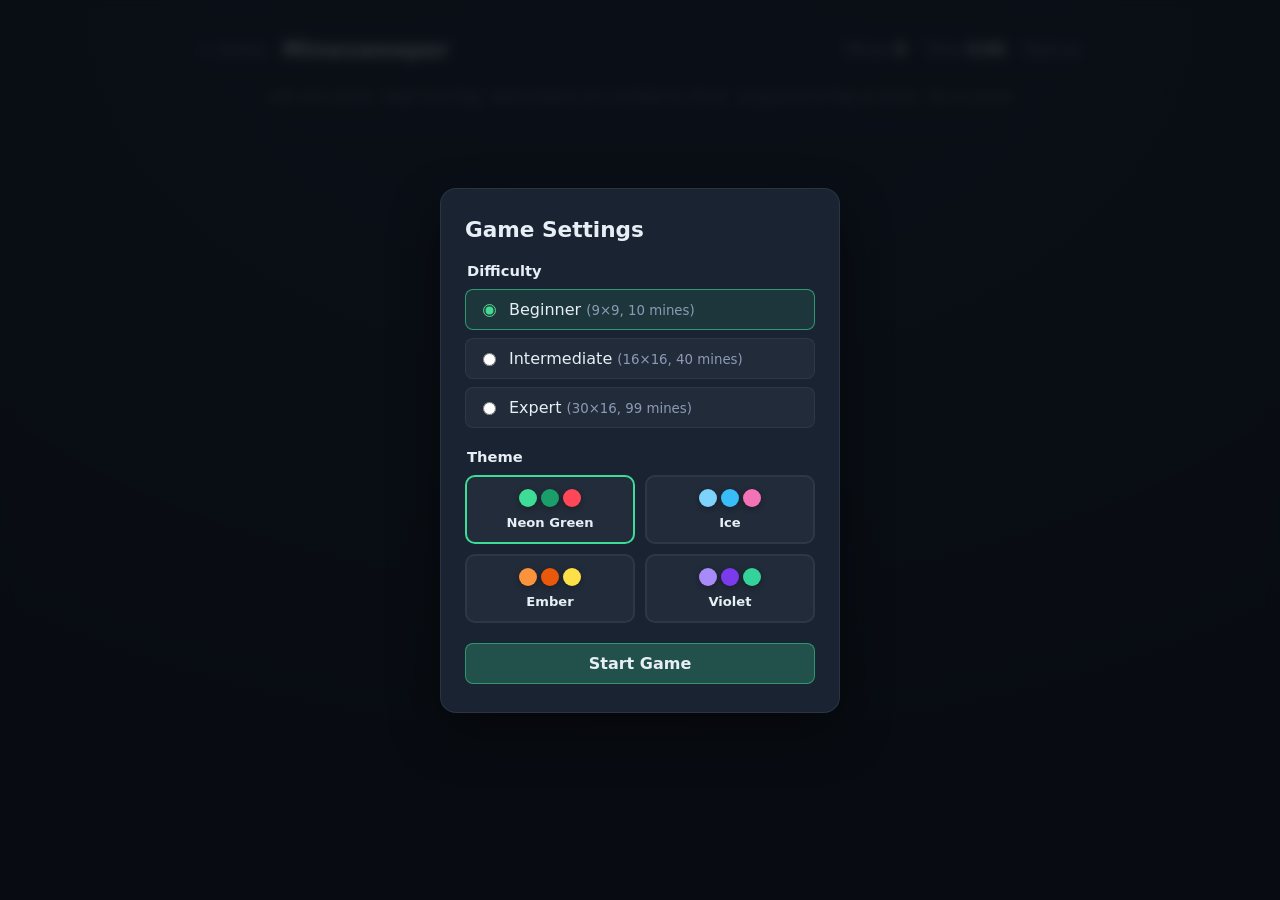
<file: games/minesweeper/index.html>
<!DOCTYPE html>
<html lang="en">
  <head>
    <meta charset="UTF-8" />
    <meta name="viewport" content="width=device-width, initial-scale=1" />
    <title>Minesweeper</title>
    <link rel="stylesheet" href="styles.css" />
  </head>
  <body>
    <div class="app" id="app">
      <header class="topbar">
        <a href="../" class="topbar__back" aria-label="Back to games menu">&larr; Games</a>
        <div class="brand">Minesweeper</div>
        <div class="stats">
          <span>Mines <strong id="minesVal">0</strong></span>
          <span>Time <strong id="timerVal">0:00</strong></span>
          <span>Best <strong id="bestVal">—</strong></span>
        </div>
      </header>

      <p id="controlsHint" class="hint" aria-live="polite">
        Left-click reveal · Right-click flag · Both buttons on a number to chord · Long-press to flag on touch · Esc to pause
      </p>

      <div class="board-wrap" id="boardWrap">
        <div id="board" class="board" role="grid" aria-label="Minesweeper board"></div>
      </div>

      <p id="statusMsg" class="status" role="status" aria-live="polite"></p>

      <!-- Settings overlay -->
      <div id="settingsOverlay" class="overlay" role="dialog" aria-modal="true" aria-labelledby="settingsTitle">
        <div class="overlay__panel">
          <h2 id="settingsTitle" class="overlay__title">Game Settings</h2>
          <form id="settingsForm" class="settings-form">
            <fieldset class="field">
              <legend>Difficulty</legend>
              <div class="radio-group">
                <label class="radio-label">
                  <input type="radio" name="difficulty" value="beginner" checked />
                  <span>Beginner <small>(9×9, 10 mines)</small></span>
                </label>
                <label class="radio-label">
                  <input type="radio" name="difficulty" value="intermediate" />
                  <span>Intermediate <small>(16×16, 40 mines)</small></span>
                </label>
                <label class="radio-label">
                  <input type="radio" name="difficulty" value="expert" />
                  <span>Expert <small>(30×16, 99 mines)</small></span>
                </label>
              </div>
            </fieldset>

            <fieldset class="field">
              <legend>Theme</legend>
              <div class="theme-group" id="themeGroup"></div>
            </fieldset>

            <button type="submit" class="btn btn--primary">Start Game</button>
          </form>
        </div>
      </div>

      <!-- Pause overlay -->
      <div id="pauseOverlay" class="overlay overlay--hidden overlay--board" role="dialog" aria-modal="true" aria-labelledby="pauseTitle" hidden>
        <div class="overlay__panel overlay__panel--compact">
          <h2 id="pauseTitle" class="overlay__title">Paused</h2>
          <p class="overlay__hint">Press <kbd>Esc</kbd> to resume</p>
          <div class="overlay__actions">
            <button type="button" id="resumeBtn" class="btn btn--primary">Resume</button>
            <button type="button" id="pauseSettingsBtn" class="btn">Settings</button>
          </div>
        </div>
      </div>

      <!-- Win overlay -->
      <div id="winOverlay" class="overlay overlay--hidden" role="dialog" aria-modal="true" aria-labelledby="winTitle" hidden>
        <div class="overlay__panel overlay__panel--compact">
          <h2 id="winTitle" class="overlay__title">You Win!</h2>
          <p class="overlay__score">Time: <strong id="finalTime">0:00</strong></p>
          <p id="newBestMsg" class="overlay__new-best" hidden>New best time!</p>
          <div class="overlay__actions">
            <button type="button" id="playAgainBtn" class="btn btn--primary">Play Again</button>
            <button type="button" id="settingsBtn" class="btn">Settings</button>
          </div>
        </div>
      </div>

      <!-- Lose overlay -->
      <div id="loseOverlay" class="overlay overlay--hidden" role="dialog" aria-modal="true" aria-labelledby="loseTitle" hidden>
        <div class="overlay__panel overlay__panel--compact">
          <h2 id="loseTitle" class="overlay__title">Game Over</h2>
          <p class="overlay__hint">You hit a mine.</p>
          <div class="overlay__actions">
            <button type="button" id="retryBtn" class="btn btn--primary">Play Again</button>
            <button type="button" id="loseSettingsBtn" class="btn">Settings</button>
          </div>
        </div>
      </div>
    </div>
    <script src="game.js"></script>
  </body>
</html>
</file>
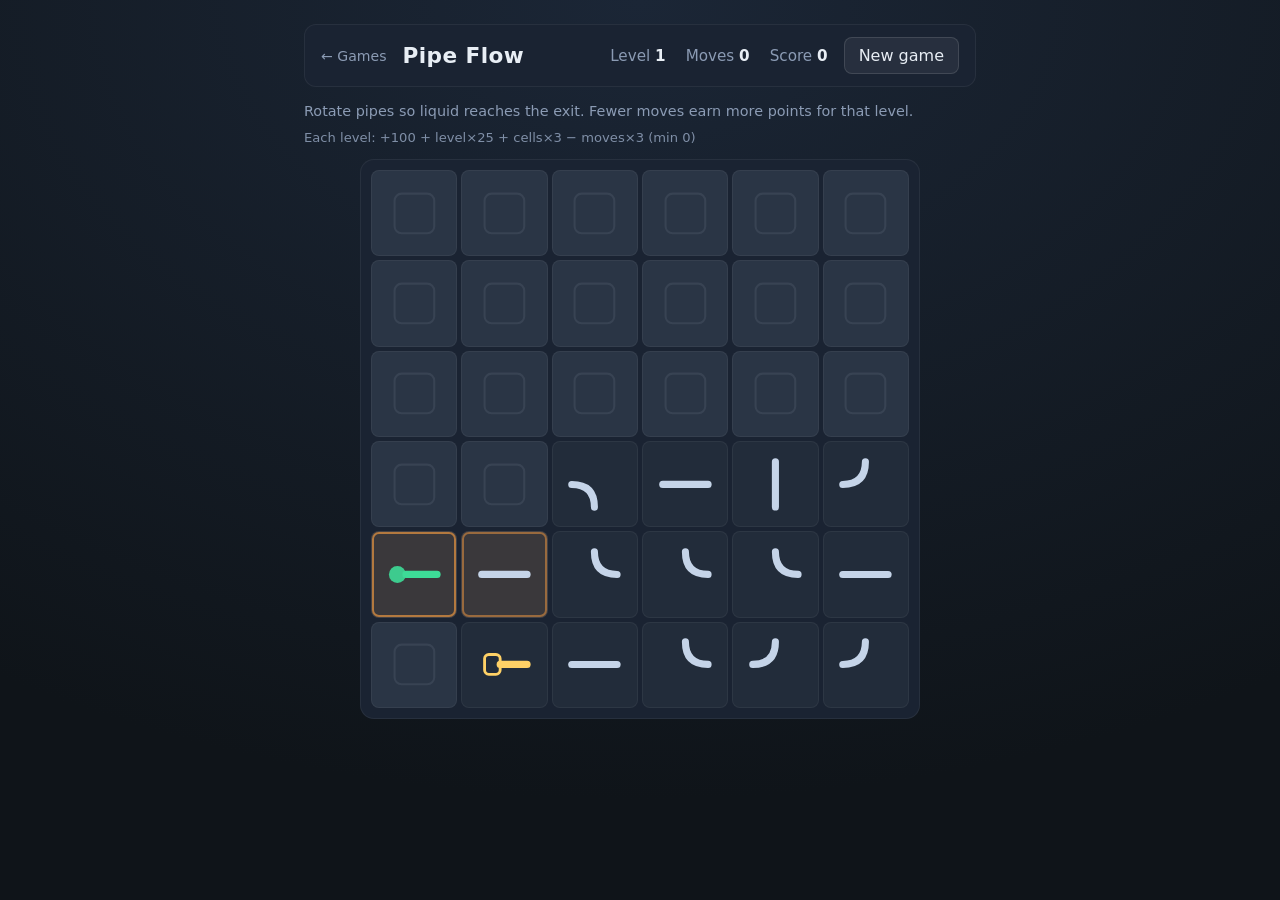
<file: games/pipe-flow/index.html>
<!DOCTYPE html>
<html lang="en">
  <head>
    <meta charset="UTF-8" />
    <meta name="viewport" content="width=device-width, initial-scale=1" />
    <title>Pipe Flow</title>
    <link rel="stylesheet" href="styles.css" />
  </head>
  <body>
    <div class="app">
      <header class="topbar">
        <a href="../" class="topbar__back" aria-label="Back to games menu">&larr; Games</a>
        <div class="brand">Pipe Flow</div>
        <div class="stats">
          <span>Level <strong id="levelVal">1</strong></span>
          <span>Moves <strong id="movesVal">0</strong></span>
          <span>Score <strong id="scoreVal">0</strong></span>
        </div>
        <button type="button" id="newGameBtn" class="btn">New game</button>
      </header>
      <p class="hint">
        Rotate pipes so liquid reaches the exit. Fewer moves earn more points for that level.
        <span class="formula" id="scoreFormulaHint"></span>
      </p>
      <div id="board" class="board" aria-label="Pipe puzzle board"></div>
      <p id="statusMsg" class="status" role="status"></p>
    </div>
    <script src="game.js"></script>
  </body>
</html>
</file>
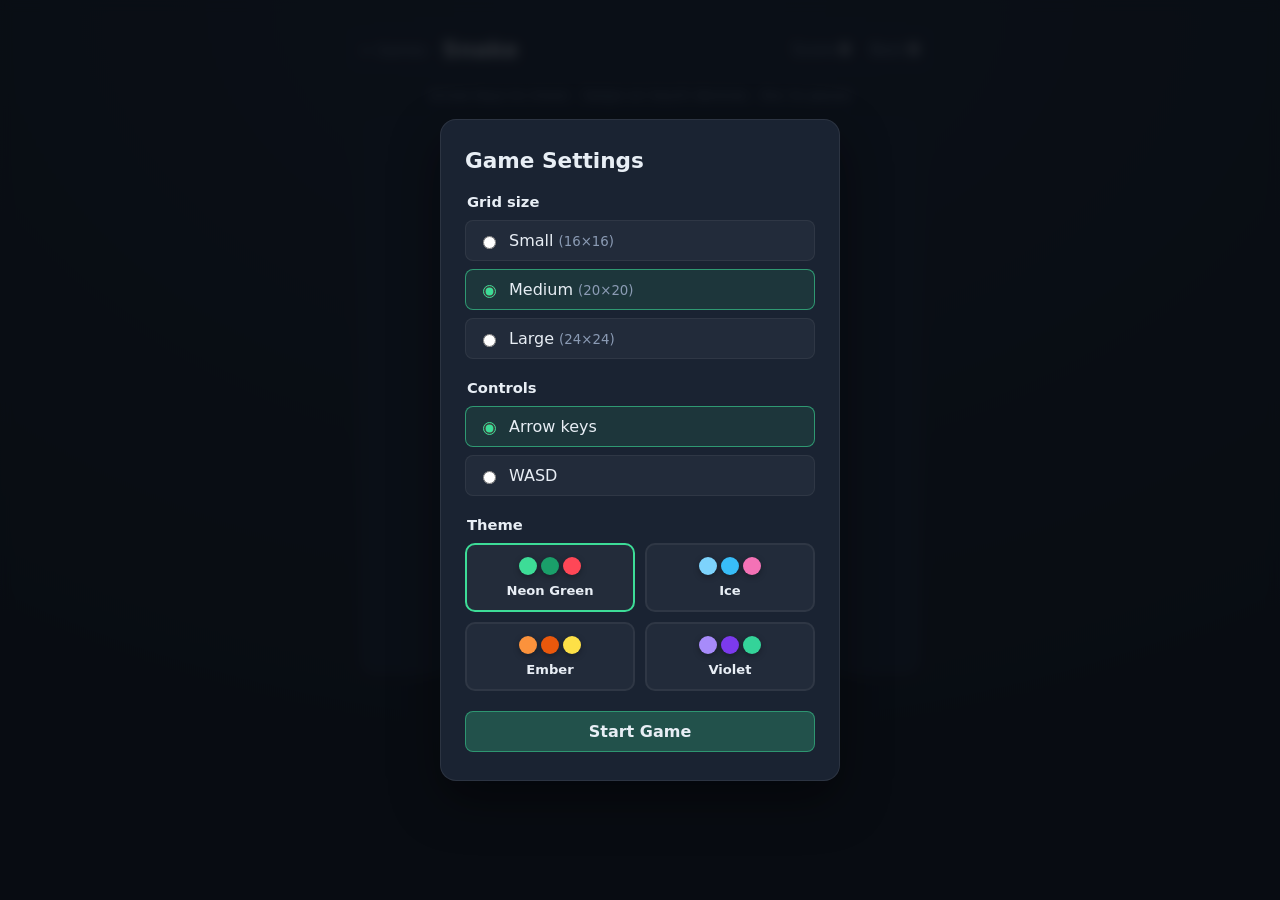
<file: games/snake/index.html>
<!DOCTYPE html>
<html lang="en">
  <head>
    <meta charset="UTF-8" />
    <meta name="viewport" content="width=device-width, initial-scale=1" />
    <title>Snake</title>
    <link rel="stylesheet" href="styles.css" />
  </head>
  <body>
    <div class="app">
      <header class="topbar">
        <a href="../" class="topbar__back" aria-label="Back to games menu">&larr; Games</a>
        <div class="brand">Snake</div>
        <div class="stats">
          <span>Score <strong id="scoreVal">0</strong></span>
          <span>Best <strong id="bestVal">0</strong></span>
        </div>
      </header>

      <p id="controlsHint" class="hint" aria-live="polite"></p>

      <div class="board-wrap" id="boardWrap">
        <canvas id="canvas" role="img" aria-label="Snake game board"></canvas>
        <div id="deathFlash" class="death-flash" aria-hidden="true"></div>
      </div>

      <p id="statusMsg" class="status" role="status" aria-live="polite"></p>

      <!-- Settings overlay -->
      <div id="settingsOverlay" class="overlay" role="dialog" aria-modal="true" aria-labelledby="settingsTitle">
        <div class="overlay__panel">
          <h2 id="settingsTitle" class="overlay__title">Game Settings</h2>
          <form id="settingsForm" class="settings-form">
            <fieldset class="field">
              <legend>Grid size</legend>
              <div class="radio-group">
                <label class="radio-label">
                  <input type="radio" name="gridSize" value="small" />
                  <span>Small <small>(16×16)</small></span>
                </label>
                <label class="radio-label">
                  <input type="radio" name="gridSize" value="medium" checked />
                  <span>Medium <small>(20×20)</small></span>
                </label>
                <label class="radio-label">
                  <input type="radio" name="gridSize" value="large" />
                  <span>Large <small>(24×24)</small></span>
                </label>
              </div>
            </fieldset>

            <fieldset class="field">
              <legend>Controls</legend>
              <div class="radio-group">
                <label class="radio-label">
                  <input type="radio" name="controls" value="arrows" checked />
                  <span>Arrow keys</span>
                </label>
                <label class="radio-label">
                  <input type="radio" name="controls" value="wasd" />
                  <span>WASD</span>
                </label>
              </div>
            </fieldset>

            <fieldset class="field">
              <legend>Theme</legend>
              <div class="theme-group" id="themeGroup"></div>
            </fieldset>

            <button type="submit" class="btn btn--primary">Start Game</button>
          </form>
        </div>
      </div>

      <!-- Pause overlay -->
      <div id="pauseOverlay" class="overlay overlay--hidden overlay--board" role="dialog" aria-modal="true" aria-labelledby="pauseTitle" hidden>
        <div class="overlay__panel overlay__panel--compact">
          <h2 id="pauseTitle" class="overlay__title">Paused</h2>
          <p class="overlay__hint">Press <kbd>Esc</kbd> to resume</p>
          <div class="overlay__actions">
            <button type="button" id="resumeBtn" class="btn btn--primary">Resume</button>
            <button type="button" id="pauseSettingsBtn" class="btn">Settings</button>
          </div>
        </div>
      </div>

      <!-- Game over overlay -->
      <div id="gameOverOverlay" class="overlay overlay--hidden" role="dialog" aria-modal="true" aria-labelledby="gameOverTitle" hidden>
        <div class="overlay__panel overlay__panel--compact">
          <h2 id="gameOverTitle" class="overlay__title">Game Over</h2>
          <p class="overlay__score">Score: <strong id="finalScore">0</strong></p>
          <p id="newBestMsg" class="overlay__new-best" hidden>New high score!</p>
          <div class="overlay__actions">
            <button type="button" id="playAgainBtn" class="btn btn--primary">Play Again</button>
            <button type="button" id="settingsBtn" class="btn">Settings</button>
          </div>
        </div>
      </div>
    </div>
    <script src="game.js"></script>
  </body>
</html>
</file>
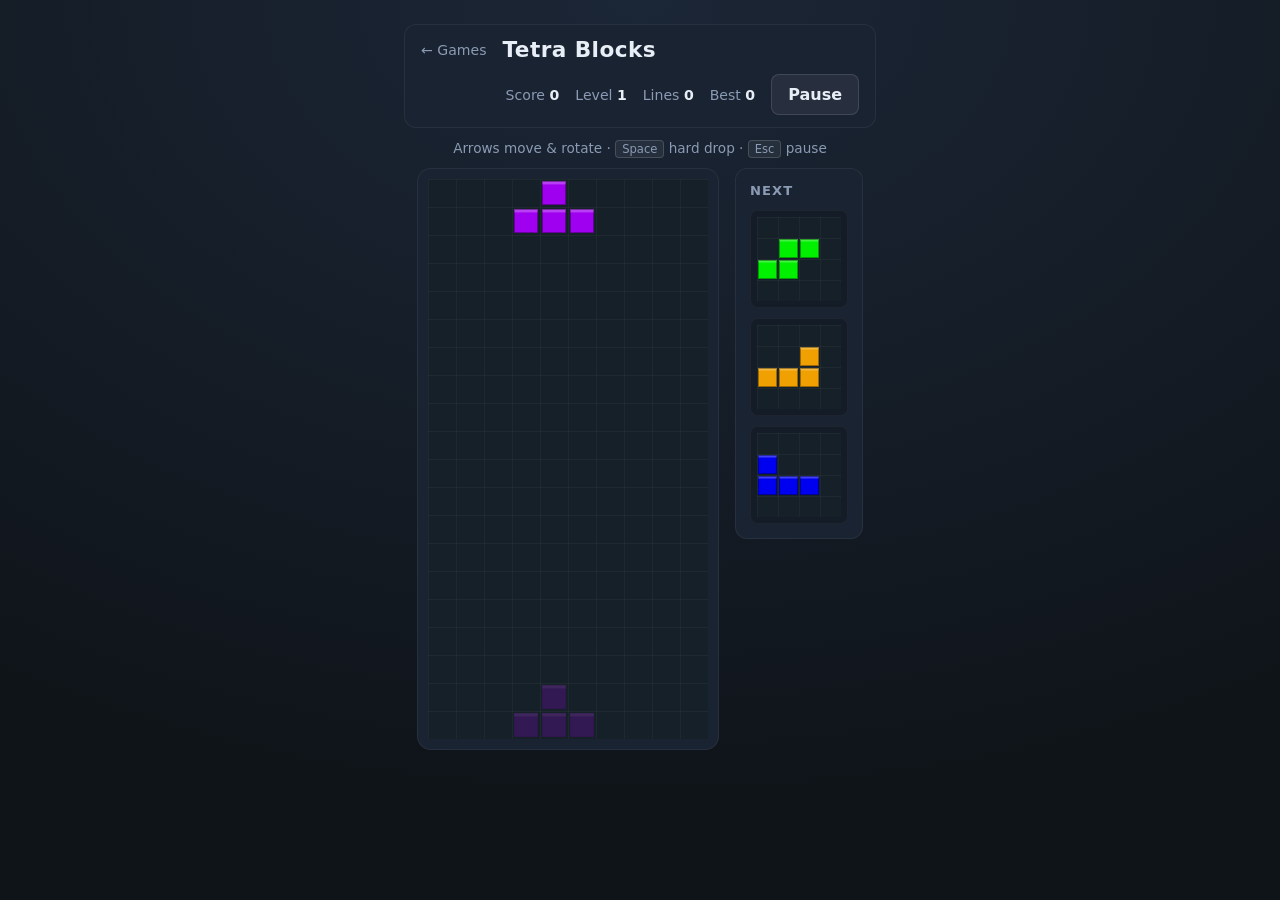
<file: games/tetra-blocks/index.html>
<!DOCTYPE html>
<html lang="en">
  <head>
    <meta charset="UTF-8" />
    <meta name="viewport" content="width=device-width, initial-scale=1" />
    <title>Tetra Blocks</title>
    <link rel="stylesheet" href="styles.css" />
  </head>
  <body>
    <div class="app">
      <header class="topbar">
        <a href="../" class="topbar__back" aria-label="Back to games menu">&larr; Games</a>
        <div class="brand">Tetra Blocks</div>
        <div class="stats">
          <span>Score <strong id="scoreVal">0</strong></span>
          <span>Level <strong id="levelVal">1</strong></span>
          <span>Lines <strong id="linesVal">0</strong></span>
          <span>Best <strong id="bestVal">0</strong></span>
        </div>
        <button type="button" id="pauseBtn" class="btn">Pause</button>
      </header>

      <p id="controlsHint" class="hint" aria-live="polite">
        Arrows move &amp; rotate &middot; <kbd>Space</kbd> hard drop &middot; <kbd>Esc</kbd> pause
      </p>

      <div class="game-layout">
        <div class="playfield">
          <div class="board-wrap">
            <canvas id="boardCanvas" role="img" aria-label="Tetra Blocks playfield"></canvas>
          </div>
        </div>

        <aside class="sidebar" aria-label="Next pieces and stats">
          <div class="sidebar__panel">
            <h2 class="sidebar__title">Next</h2>
            <div class="next-queue">
              <div class="next-slot"><canvas class="next-canvas" data-index="0" aria-hidden="true"></canvas></div>
              <div class="next-slot"><canvas class="next-canvas" data-index="1" aria-hidden="true"></canvas></div>
              <div class="next-slot"><canvas class="next-canvas" data-index="2" aria-hidden="true"></canvas></div>
            </div>
          </div>
        </aside>
      </div>

      <p id="statusMsg" class="status" role="status" aria-live="polite"></p>

      <div id="pauseOverlay" class="overlay overlay--hidden" role="dialog" aria-modal="true" aria-labelledby="pauseTitle" hidden>
        <div class="overlay__panel overlay__panel--compact">
          <h2 id="pauseTitle" class="overlay__title">Paused</h2>
          <p class="overlay__hint">Press <kbd>Esc</kbd> to resume</p>
          <div class="overlay__actions">
            <button type="button" id="resumeBtn" class="btn btn--primary">Resume</button>
            <button type="button" id="newGamePauseBtn" class="btn">New Game</button>
          </div>
        </div>
      </div>

      <div id="gameOverOverlay" class="overlay overlay--hidden" role="dialog" aria-modal="true" aria-labelledby="gameOverTitle" hidden>
        <div class="overlay__panel overlay__panel--compact">
          <h2 id="gameOverTitle" class="overlay__title">Game Over</h2>
          <p class="overlay__score">Score: <strong id="finalScore">0</strong></p>
          <p id="newBestMsg" class="overlay__new-best" hidden>New high score!</p>
          <div class="overlay__actions">
            <button type="button" id="playAgainBtn" class="btn btn--primary">Play Again</button>
          </div>
        </div>
      </div>
    </div>
    <script src="game.js"></script>
  </body>
</html>
</file>
<file: style.css>
/* CSS Variables for Theming */
:root {
    --primary-bg: #0a0a0a;
    --secondary-bg: #141414;
    --accent-color: #cc0000;
    --text-primary: #ffffff;
    --text-secondary: rgb(170, 170, 170);
    --border-color: rgb(40, 40, 40);
    --shadow-sm: 0 2px 4px rgba(0, 0, 0, 0.2);
    --shadow-md: 0 4px 8px rgba(0, 0, 0, 0.3);
    --shadow-lg: 0 8px 16px rgba(0, 0, 0, 0.4);
    --transition-fast: 0.2s ease;
    --transition-normal: 0.3s ease;
    --transition-slow: 0.5s ease;
}

html {
    overflow-x: hidden;
    width: 100%;
    box-sizing: border-box;
    scroll-behavior: smooth;
    scrollbar-width: thin;
    scrollbar-color: rgba(255, 255, 255, 0.15) transparent;
}

/* Custom Scrollbar — WebKit (Chrome, Edge, Safari) */
::-webkit-scrollbar {
    width: 8px;
}

::-webkit-scrollbar-track {
    background: transparent;
}

::-webkit-scrollbar-thumb {
    background: rgba(255, 255, 255, 0.15);
    border-radius: 4px;
    transition: background 0.3s ease;
}

::-webkit-scrollbar-thumb:hover {
    background: var(--accent-color);
}

::-webkit-scrollbar-thumb:active {
    background: rgba(204, 0, 0, 0.8);
}

body {
    top: 0;
    left: 0;
    padding: 0;
    margin: 0;
    display: relative;
    font-family: 'Segoe UI', Tahoma, Geneva, Verdana, sans-serif;
    overflow-x: hidden;
    width: 100%;
    box-sizing: border-box;
    background-color: var(--primary-bg);
}

*, *::before, *::after {
    box-sizing: border-box;
}

h1 {
    margin: 0;
    color: white;
    font-size: 50px;
    padding-bottom: 20px;
    text-align: center;
}

/* Section Titles — enhanced headings for major sections */
.section-title {
    text-transform: uppercase;
    letter-spacing: 5px;
    font-weight: 700;
    position: relative;
    padding-bottom: 20px;
    color: var(--accent-color);
    text-shadow:
        0 0 20px rgba(204, 0, 0, 0.3),
        0 0 40px rgba(204, 0, 0, 0.12);
    /* Scroll entrance + delayed color reveal */
    opacity: 0;
    transform: translateY(25px);
    transition:
        opacity 0.4s ease-out,
        transform 0.4s ease-out,
        color 0.5s ease-out 0.35s,
        text-shadow 0.5s ease-out 0.35s;
}

.section-title.visible {
    opacity: 1;
    transform: translateY(0);
    color: var(--text-primary);
    text-shadow:
        0 0 30px rgba(204, 0, 0, 0.12),
        0 0 60px rgba(204, 0, 0, 0.04);
}

h3 {
    color: white;    
}

ul {
    margin: 0;
    padding: 0px 50px;
    color: white;
}

a {
    color: var(--text-primary);
    text-decoration: none;
}

/* Skip link for accessibility */
.skip-link {
    position: absolute;
    top: -40px;
    left: 0;
    background: var(--accent-color);
    color: var(--text-primary);
    padding: 8px;
    text-decoration: none;
    z-index: 10000;
    border-radius: 0 0 4px 0;
}

.skip-link:focus {
    top: 0;
}

/* Toolbar */

.toolbar{
    font-size: 35px;
    font-family: 'Segoe UI', Tahoma, Geneva, Verdana, sans-serif;
    height: 75px;
    position: fixed;
    align-content: center;
    background-color: rgba(0, 0, 0, 0.95);
    backdrop-filter: blur(10px);
    color: var(--text-primary);
    padding-left: 6%;
    padding-right: 0;
    width: 100%;
    max-width: 100vw;
    display: flex;
    align-items: center;
    z-index: 1000;
    box-sizing: border-box;
    box-shadow: var(--shadow-md);
    transition: background-color var(--transition-normal);
}

.title {
    display: flex;
    align-items: center;
    justify-content: center;
}

.toolbar a{
    margin: 10px;
    font-size: 20px;
    text-decoration: none;
    transition: color var(--transition-fast), transform var(--transition-fast);
    position: relative;
}

.toolbar a::after {
    content: '';
    position: absolute;
    bottom: -5px;
    left: 0;
    width: 0;
    height: 2px;
    background-color: var(--accent-color);
    transition: width var(--transition-normal);
}

.toolbar a:hover,
.toolbar a.active {
    color: var(--accent-color);
    transform: translateY(-2px);
}

.toolbar a:hover::after,
.toolbar a.active::after {
    width: 100%;
}

.toolbar a:focus {
    outline: 2px solid var(--accent-color);
    outline-offset: 4px;
    border-radius: 2px;
}

.spacer {
    flex: 1 1 auto;
}

.navbar {
    display: flex;
    padding: 0 10%;
}

/* Hamburger Menu */
.hamburger {
    display: none;
    flex-direction: column;
    background: transparent;
    border: none;
    cursor: pointer;
    padding: 5px;
    z-index: 1001;
    width: 30px;
    height: 30px;
    justify-content: space-around;
}

.hamburger span {
    width: 25px;
    height: 3px;
    background-color: white;
    border-radius: 3px;
    transition: all 0.3s ease;
    transform-origin: center;
}

.hamburger.active span:nth-child(1) {
    transform: rotate(45deg) translate(8px, 8px);
}

.hamburger.active span:nth-child(2) {
    opacity: 0;
}

.hamburger.active span:nth-child(3) {
    transform: rotate(-45deg) translate(7px, -7px);
}

/* Homepage */

.home {
    background-color: var(--secondary-bg);
    background-size: cover;
    background-position: center;
    background-attachment: fixed;
    height: calc(100vh - 75px + 300px);
    min-height: calc(100vh - 75px + 300px);
    text-align: center;
    display: flex;
    align-items: center;
    justify-content: center;
    text-shadow: 1px 1px 6px rgba(0, 0, 0, 0.7);
    min-width: 280px;
    box-sizing: border-box;
    position: relative;
    overflow: hidden;
}

.home::after {
    content: '';
    position: absolute;
    top: 0;
    left: 0;
    right: 0;
    bottom: 0;
    background-image: url("assets/images/html1.png");
    background-size: cover;
    background-position: center;
    background-attachment: fixed;
    z-index: 0;
    opacity: 0;
    transition: opacity 0.6s ease;
    pointer-events: none;
}

.home.bg-loaded::after {
    opacity: 1;
}

.home::before {
    content: '';
    position: absolute;
    top: 0;
    left: 0;
    right: 0;
    bottom: 0;
    background: linear-gradient(to bottom, 
        rgba(0, 0, 0, 0.25) 0%,
        rgba(0, 0, 0, 0.25) 20%,
        #141414 100%);
    pointer-events: none;
    z-index: 1;
}

.home-content-container {
    position: relative;
    z-index: 1;
    animation: fadeInUp 1s ease-out;
    width: 100%;
    max-width: 800px;
    margin: 0 auto;
    padding: 0 24px;
}

@keyframes fadeInUp {
    from {
        opacity: 0;
        transform: translateY(30px);
    }
    to {
        opacity: 1;
        transform: translateY(0);
    }
}

/* Hero — Name */
.hero-name {
    font-size: clamp(36px, 5vw, 64px);
    font-weight: 700;
    color: var(--text-primary);
    margin: 0 0 6px 0;
    padding: 0;
    letter-spacing: -0.5px;
    line-height: 1.15;
}

/* Hero — Role subtitle */
.hero-subtitle {
    font-size: clamp(16px, 2.4vw, 26px);
    font-weight: 500;
    color: var(--accent-color);
    margin: 0;
    padding: 0;
    letter-spacing: 4px;
    text-transform: uppercase;
}

/* Hero — Thin decorative divider */
.hero-divider {
    display: flex;
    align-items: center;
    justify-content: center;
    margin: 22px auto;
    width: 60%;
    max-width: 320px;
}

.hero-divider span {
    display: block;
    width: 100%;
    height: 1px;
    background: linear-gradient(
        to right,
        transparent 0%,
        var(--accent-color) 30%,
        var(--accent-color) 70%,
        transparent 100%
    );
    opacity: 0.5;
}

/* Hero — Experience credentials */
.hero-experience {
    font-size: clamp(13px, 1.6vw, 17px);
    font-weight: 400;
    color: var(--text-secondary);
    margin: 0 0 28px 0;
    padding: 0;
    letter-spacing: 1.5px;
    text-transform: uppercase;
    line-height: 1.6;
}

/* Hero — Typing animation line */
.hero-typing {
    font-size: clamp(20px, 2.8vw, 32px);
    font-weight: 600;
    color: var(--text-primary);
    margin: 0;
    padding: 0;
    line-height: 1.4;
}

.typing-text {
    color: var(--accent-color);
    font-weight: 700;
    display: inline-block;
    min-width: 1px;
}

.typing-cursor {
    color: var(--accent-color);
    font-weight: 700;
    animation: blink 1s infinite;
    margin-left: 2px;
}

@keyframes blink {
    0%, 50% { opacity: 1; }
    51%, 100% { opacity: 0; }
}

/* Scroll Animation Classes */
.fade-in {
    opacity: 0;
    transform: translateY(30px);
    transition: opacity 0.6s ease-out, transform 0.6s ease-out;
}

.fade-in.visible {
    opacity: 1;
    transform: translateY(0);
}

.slide-in-left {
    opacity: 0;
    transform: translateX(-50px);
    transition: opacity 0.6s ease-out, transform 0.6s ease-out;
}

.slide-in-left.visible {
    opacity: 1;
    transform: translateX(0);
}

.slide-in-right {
    opacity: 0;
    transform: translateX(50px);
    transition: opacity 0.6s ease-out, transform 0.6s ease-out;
}

.slide-in-right.visible {
    opacity: 1;
    transform: translateX(0);
}

/* About me */

.about-me {
    min-height: 1280px;
    background-image: linear-gradient(176deg, var(--secondary-bg) 0%, var(--secondary-bg) 70%, var(--primary-bg) calc(80% + 2px));
    display: flex;
    justify-content: space-between;
    position: relative;
    z-index: 1;
}

.left_block {
    padding: 50px;
    min-width: 35%;
    margin: auto;
    background-color: var(--primary-bg);
    border-radius: 75px;
    color: var(--text-primary);
    font-size: 28px;
    line-height: 1.5;
    border: var(--border-color) solid 1px;
    box-shadow: var(--shadow-md);
    transition: transform var(--transition-normal), box-shadow var(--transition-normal);
}

.left_block:hover {
    transform: translateY(-5px);
    box-shadow: var(--shadow-lg);
}

.left_block b {
    font-size: 32px;
}

.selfpic {
    display: flex;
    align-items: center; /* Vertically center the text next to the image */
    margin-bottom: 20px;
}

.selfpic-img-wrapper {
    position: relative;
    display: inline-block;
    margin-right: 20px;
    cursor: pointer;
}

.selfpic img {
    height: 375px;
    border-radius: 50%;
    display: block;
    transition: opacity 0.4s ease;
}

.selfpic-img-wrapper .selfpic-loader {
    position: absolute;
    top: -4%;
    left: -4%;
    width: 108%;
    height: 108%;
    pointer-events: none;
    transform: rotate(-90deg); /* Start the stroke from the top */
}

.selfpic-img-wrapper .selfpic-loader circle {
    fill: none;
    stroke: var(--accent-color);
    stroke-width: 3;
    stroke-linecap: round;
    /* Circumference = 2 * PI * 96 ≈ 603.19 */
    stroke-dasharray: 603.19;
    stroke-dashoffset: 603.19;
    transition: none; /* No transition by default so reset is instant */
}

.selfpic-img-wrapper.loading .selfpic-loader circle {
    stroke-dashoffset: 0;
    transition: stroke-dashoffset 2.5s linear;
}

/* Brief flash effect when the image swaps */
.selfpic-img-wrapper.swapping img {
    opacity: 0.6;
}

.selfpic-text {
    display: flex;
    flex-direction: column;
    justify-content: center;
    flex-grow: 1; /* Allow the text to take up remaining space */
}

@media (max-width: 1800px) {
    .selfpic {
        display: block; /* Stack the image and text vertically */
        text-align: center; /* Center the text under the image */
    }

    .selfpic-img-wrapper {
        margin-right: 0; /* Remove the right margin */
        margin-bottom: 20px; /* Add space between the image and the text */
    }

    .selfpic-text {
        align-items: center; /* Center the text under the image */
    }
}

.right_block {
    padding: 50px;
    width: 48%;
    margin: auto;
    background-color: var(--primary-bg);
    border-radius: 75px;
    color: var(--text-primary);
    font-size: 22px;
    line-height: 1.5;
    border: var(--border-color) solid 1px;
    box-shadow: var(--shadow-md);
    transition: transform var(--transition-normal), box-shadow var(--transition-normal);
}

.right_block:hover {
    transform: translateY(-5px);
    box-shadow: var(--shadow-lg);
}

.skills_technologies {
    padding-top: 15px;
}

.skills_technologies b {
    padding-left: 50px;
}

.skills_technologies ul li{
    font-size: 25px;
    padding-top: 20px ;
    list-style-type: none;
}

.skills_technologies hr {
    margin: 0;
    padding: 0;
    border: none;
    border-top: 2px var(--accent-color) solid;
    transition: border-color var(--transition-fast);
}

.skills_technologies ul li:hover + hr {
    border-top-color: var(--text-primary);
}

/* Work Experience */

.Work_Experience {
    padding: 80px 20px 40px;
    background-color: var(--primary-bg);
    min-height: 400px;
    margin: 0 auto;
    box-sizing: border-box;
    position: relative;
    text-align: center;
}

.Work_Experience::before {
    content: '';
    position: absolute;
    top: 40px;
    left: 50%;
    transform: translateX(-50%);
    width: 60%;
    max-width: 500px;
    height: 2px;
    background: linear-gradient(to right, transparent 0%, var(--accent-color) 30%, var(--accent-color) 70%, transparent 100%);
    opacity: 0.4;
    pointer-events: none;
}

.Work_Experience::after {
    content: '';
    position: absolute;
    bottom: 0;
    left: 0;
    right: 0;
    height: 80px;
    background: linear-gradient(to bottom, transparent, var(--primary-bg));
    pointer-events: none;
    z-index: 0;
}

.Work_Experience_Table {
    width: 80%;
    border-collapse: separate;
    border-spacing: 0;
    color: white;
    font-size: 22px;
    margin: 25px auto 0;
    background-color: #111111;
    border: 1px solid rgb(50, 50, 50);
    border-radius: 12px;
    overflow: hidden;
    box-shadow: 0 4px 20px rgba(0, 0, 0, 0.5);
}

.Work_Experience_Table th, .Work_Experience_Table td {
    padding: 14px 18px;
    text-align: left;
    border: none;
    border-bottom: 1px solid rgb(35, 35, 35);
}

.Work_Experience_Table th {
    background-color: #1a1a1a;
    font-weight: 700;
    color: var(--text-secondary);
    text-transform: uppercase;
    font-size: 13px;
    letter-spacing: 1.5px;
    border-bottom: 2px solid var(--accent-color);
}

.Work_Experience_Table tr {
    transition: all var(--transition-normal);
}

.Work_Experience_Table .expandable-row {
    cursor: pointer;
}

.Work_Experience_Table .expandable-row:hover {
    background-color: rgba(255, 255, 255, 0.04);
    box-shadow: var(--shadow-sm);
}

/* Expandable row chevron indicator */
.expandable-row td:last-child {
    position: relative;
    padding-right: 30px;
}

.expandable-row td:last-child::after {
    content: '';
    position: absolute;
    right: 12px;
    top: 50%;
    width: 8px;
    height: 8px;
    border-right: 2px solid var(--text-secondary);
    border-bottom: 2px solid var(--text-secondary);
    transform: translateY(-60%) rotate(45deg);
    transition: transform var(--transition-normal), border-color var(--transition-normal);
}

.expandable-row.expanded td:last-child::after {
    transform: translateY(-30%) rotate(-135deg);
    border-color: var(--accent-color);
}

.expandable-row:hover td:last-child::after {
    border-color: var(--accent-color);
}

/* Details row — always rendered, inner content animates */
.details-row {
    cursor: default;
}

.details-row:hover {
    background-color: transparent !important;
    transform: none !important;
    box-shadow: none !important;
}

.details-row td {
    padding: 0 !important;
    border: none !important;
}

.details-content {
    max-height: 0;
    overflow: hidden;
    transition: max-height 0.4s ease, padding 0.4s ease, opacity 0.3s ease;
    opacity: 0;
    padding: 0 6%;
    background: rgba(0, 0, 0, 0.4);
    border-left: 3px solid var(--accent-color);
    border-radius: 0 8px 8px 0;
    margin: 0 10px;
}

.details-row.active-row .details-content {
    max-height: 600px;
    opacity: 1;
    padding: 20px 6%;
    margin: 8px 10px;
}

/* Details title */
.details-title {
    margin: 0 0 14px 0;
    padding: 0 0 10px 0;
    font-size: 22px;
    font-weight: 700;
    color: var(--text-primary);
    border-bottom: 1px solid var(--border-color);
    letter-spacing: 0.3px;
}

.details-company {
    font-weight: 400;
    color: var(--text-secondary);
    font-size: 18px;
}

/* Details list */
.details-list {
    display: block;
    margin: 0;
    padding-left: 20px;
    list-style-type: none;
}

.details-list li {
    padding: 6px 0;
    line-height: 1.6;
    position: relative;
    padding-left: 16px;
    font-size: 16px;
    color: var(--text-secondary);
}

.details-list li::before {
    content: '';
    position: absolute;
    left: 0;
    top: 14px;
    width: 6px;
    height: 6px;
    background-color: var(--accent-color);
    border-radius: 50%;
}

.details-list li strong {
    color: var(--text-primary);
    font-weight: 600;
}

/* Portfolio */

.Portfolio {
    text-align: center;
    background:
        radial-gradient(ellipse at 50% 0%, rgba(204, 0, 0, 0.06) 0%, transparent 60%),
        var(--primary-bg);
    background-size: cover;
    background-position: center;
    background-attachment: fixed;
    height: auto;
    padding: 50px 0 200px 0;
    position: relative;
}

.Portfolio::after {
    content: '';
    position: absolute;
    top: 0;
    left: 0;
    right: 0;
    bottom: 0;
    background-image: url("assets/images/html1.png");
    background-size: cover;
    background-position: center;
    background-attachment: fixed;
    z-index: 0;
    opacity: 0;
    transition: opacity 0.6s ease;
    pointer-events: none;
}

.Portfolio.bg-loaded::after {
    opacity: 1;
}

.Portfolio > h1,
.Portfolio > .project-wrapper {
    position: relative;
    z-index: 2;
}

.Portfolio::before {
    content: '';
    position: absolute;
    top: 0;
    left: 0;
    right: 0;
    bottom: 0;
    background:
        radial-gradient(ellipse at 50% 10%, rgba(204, 0, 0, 0.04) 0%, transparent 50%),
        linear-gradient(to bottom,
            rgba(0, 0, 0, 0.75) 0%,
            rgba(0, 0, 0, 0.4) 15%,
            rgba(0, 0, 0, 0.4) 70%,
            rgba(0, 0, 0, 0.8) 100%);
    pointer-events: none;
    z-index: 1;
}

.project-wrapper {
    display: flex;
    flex-wrap: wrap;
    justify-content: center;
    gap: 20px; /* Adjust space between project containers */
    margin-left: 20%;
    margin-right: 20%;
    box-sizing: border-box;
}

/* Container for each project */
.project-container {
    position: relative;
    width: 300px;
    border: 2px solid var(--border-color);
    border-radius: 10px;
    overflow: hidden;
    box-shadow: var(--shadow-md);
    color: var(--text-primary);
    transition: transform var(--transition-normal), box-shadow var(--transition-normal), border-color var(--transition-normal);
    background-color: var(--secondary-bg);
}

.project-container:hover {
    transform: translateY(-8px) scale(1.02);
    box-shadow: var(--shadow-lg);
    border-color: var(--accent-color);
}

/* Styling for the project images */
.project-image {
    position: relative;
    overflow: hidden;
}

.project-image img {
    width: 100%;
    height: 175px;
    display: block;
    object-fit: cover;
    transition: transform var(--transition-slow);
}

.project-container:hover .project-image img {
    transform: scale(1.1);
}

/* Button overlay */
.project-link {
    position: absolute;
    bottom: 20%;
    left: 50%;
    transform: translateX(-50%) translateY(20px);
    background-color: rgba(0, 0, 0, 0.8);
    padding: 12px 24px;
    text-decoration: none;
    border-radius: 5px;
    font-size: 16px;
    font-weight: bold;
    transition: all var(--transition-normal);
    color: var(--text-primary);
    opacity: 0;
    border: 2px solid var(--accent-color);
}

.project-container:hover .project-link {
    opacity: 1;
    transform: translateX(-50%) translateY(0);
    background-color: var(--accent-color);
    box-shadow: var(--shadow-md);
}

.project-link:hover {
    background-color: rgba(204, 0, 0, 0.9);
    transform: translateX(-50%) translateY(-2px) scale(1.05);
}

/* Styling for project information */
.project-info {
    padding: 15px;
    text-align: center;
    height: 100%;
    background-color: var(--secondary-bg);
    transition: background-color var(--transition-normal);
}

.project-container:hover .project-info {
    background-color: rgba(20, 20, 20, 0.95);
}

.project-info h2 {
    margin: 0 0 8px 0;
    font-size: 20px;
    color: var(--text-primary);
}

.project-info p {
    margin: 0;
    color: var(--text-secondary);
    font-size: 14px;
}

/* GitHub Activity */

.github-activity {
    padding: 80px 20px 60px;
    background:
        radial-gradient(ellipse at 50% 30%, rgba(204, 0, 0, 0.04) 0%, transparent 60%),
        var(--primary-bg);
    text-align: center;
    color: var(--text-primary);
    position: relative;
}

.github-activity::before {
    content: '';
    position: absolute;
    top: 40px;
    left: 50%;
    transform: translateX(-50%);
    width: 60%;
    max-width: 500px;
    height: 2px;
    background: linear-gradient(to right, transparent 0%, var(--accent-color) 30%, var(--accent-color) 70%, transparent 100%);
    opacity: 0.4;
    pointer-events: none;
}

.github-content {
    max-width: 900px;
    margin: 0 auto;
    padding: 0 20px;
}

/* Contribution Grid */
.github-grid-wrapper {
    display: flex;
    gap: 6px;
    justify-content: center;
    margin-bottom: 10px;
}

.github-grid-labels {
    display: flex;
    flex-direction: column;
    gap: 0;
    padding-top: 22px;
    min-width: 32px;
    text-align: right;
}

.github-grid-labels span {
    height: 12px;
    margin-bottom: 2px;
    font-size: 10px;
    line-height: 12px;
    color: var(--text-secondary);
    opacity: 0.7;
}

.github-grid-scroll {
    overflow-x: auto;
    overflow-y: hidden;
    flex: 1;
    min-width: 0;
    scrollbar-width: thin;
    scrollbar-color: rgba(255, 255, 255, 0.1) transparent;
}

.github-grid-months {
    display: flex;
    gap: 0;
    margin-bottom: 4px;
    height: 18px;
}

.github-grid-months span {
    min-width: 14px;
    font-size: 10px;
    color: var(--text-secondary);
    opacity: 0.7;
    text-align: left;
    line-height: 18px;
}

.github-grid {
    display: flex;
    gap: 2px;
}

.github-grid-col {
    display: flex;
    flex-direction: column;
    gap: 2px;
}

.github-grid-cell {
    width: 12px;
    height: 12px;
    border-radius: 2px;
    transition: outline 0.15s ease, transform 0.15s ease;
    cursor: default;
}

.github-grid-cell:hover {
    outline: 2px solid rgba(255, 255, 255, 0.5);
    outline-offset: -1px;
    transform: scale(1.3);
    z-index: 1;
}

/* Color levels — red theme */
.github-grid-cell[data-level="0"] {
    background-color: rgba(255, 255, 255, 0.04);
}

.github-grid-cell[data-level="1"] {
    background-color: rgba(204, 0, 0, 0.25);
}

.github-grid-cell[data-level="2"] {
    background-color: rgba(204, 0, 0, 0.5);
}

.github-grid-cell[data-level="3"] {
    background-color: rgba(204, 0, 0, 0.75);
}

.github-grid-cell[data-level="4"] {
    background-color: var(--accent-color);
}

/* Grid Footer (total contributions + legend) */
.github-grid-footer {
    display: flex;
    align-items: center;
    justify-content: space-between;
    margin-bottom: 40px;
    padding: 0 4px;
}

.github-total-contributions {
    font-size: 13px;
    color: var(--text-secondary);
    opacity: 0.8;
    font-style: italic;
}

/* Legend */
.github-grid-legend {
    display: flex;
    align-items: center;
    justify-content: flex-end;
    gap: 4px;
}

.github-legend-label {
    font-size: 11px;
    color: var(--text-secondary);
    opacity: 0.7;
    padding: 0 4px;
}

.github-legend-box {
    width: 12px;
    height: 12px;
    border-radius: 2px;
}

.github-legend-box[data-level="0"] { background-color: rgba(255, 255, 255, 0.04); }
.github-legend-box[data-level="1"] { background-color: rgba(204, 0, 0, 0.25); }
.github-legend-box[data-level="2"] { background-color: rgba(204, 0, 0, 0.5); }
.github-legend-box[data-level="3"] { background-color: rgba(204, 0, 0, 0.75); }
.github-legend-box[data-level="4"] { background-color: var(--accent-color); }

/* Skeleton loading */
.github-grid-skeleton {
    display: flex;
    gap: 2px;
    height: 98px;
    width: 100%;
    background: linear-gradient(90deg, rgba(255,255,255,0.03) 25%, rgba(255,255,255,0.06) 50%, rgba(255,255,255,0.03) 75%);
    background-size: 200% 100%;
    animation: shimmer 1.5s infinite;
    border-radius: 4px;
}

@keyframes shimmer {
    0% { background-position: 200% 0; }
    100% { background-position: -200% 0; }
}

.github-skeleton {
    pointer-events: none;
}

.github-skeleton .skeleton-line {
    height: 14px;
    border-radius: 4px;
    background: linear-gradient(90deg, rgba(255,255,255,0.03) 25%, rgba(255,255,255,0.06) 50%, rgba(255,255,255,0.03) 75%);
    background-size: 200% 100%;
    animation: shimmer 1.5s infinite;
    margin-bottom: 10px;
}

.skeleton-short { width: 40%; }
.skeleton-long { width: 90%; }
.skeleton-medium { width: 30%; }

/* Subtitle */
.github-subtitle {
    font-size: 22px;
    font-weight: 600;
    color: var(--text-primary);
    margin: 0 0 20px 0;
    letter-spacing: 1px;
}

/* Commit Cards */
.github-commits {
    display: flex;
    gap: 16px;
    justify-content: center;
    flex-wrap: wrap;
    margin-bottom: 36px;
}

.github-commit-card {
    display: flex;
    flex-direction: column;
    align-items: flex-start;
    text-align: left;
    width: 260px;
    padding: 18px 20px;
    background-color: var(--secondary-bg);
    border: 1px solid var(--border-color);
    border-radius: 10px;
    text-decoration: none;
    color: var(--text-primary);
    transition: transform var(--transition-normal), box-shadow var(--transition-normal), border-color var(--transition-normal);
    box-shadow: var(--shadow-sm);
}

.github-commit-card:hover {
    transform: translateY(-5px);
    box-shadow: var(--shadow-lg);
    border-color: var(--accent-color);
}

.commit-repo {
    display: inline-block;
    font-size: 12px;
    font-weight: 700;
    letter-spacing: 0.5px;
    text-transform: uppercase;
    color: var(--text-primary);
    background: rgba(255, 255, 255, 0.06);
    padding: 3px 8px;
    border-radius: 4px;
    margin-bottom: 10px;
}

.commit-message {
    font-size: 14px;
    line-height: 1.5;
    color: var(--text-primary);
    margin-bottom: 10px;
    word-break: break-word;
    display: -webkit-box;
    -webkit-line-clamp: 2;
    line-clamp: 2;
    -webkit-box-orient: vertical;
    overflow: hidden;
}

.commit-time {
    font-size: 12px;
    color: var(--text-secondary);
    opacity: 0.7;
    margin-top: auto;
}

/* Commit stats row (date + additions/deletions) */
.commit-header {
    display: flex;
    align-items: center;
    justify-content: space-between;
    width: 100%;
    margin-bottom: 4px;
}

.commit-stats-row {
    display: flex;
    align-items: center;
    justify-content: space-between;
    width: 100%;
    margin-top: auto;
    padding-top: 8px;
}

.commit-date {
    font-size: 12px;
    color: var(--text-secondary);
    opacity: 0.7;
}

.commit-diff {
    display: flex;
    align-items: center;
    gap: 4px;
    font-size: 12px;
    font-weight: 600;
    font-family: 'Consolas', 'Courier New', monospace;
}

.commit-additions {
    color: #3fb950;
}

.commit-deletions {
    color: #f85149;
}

.commit-separator {
    color: var(--text-secondary);
    opacity: 0.5;
}

/* Repo Cards */
.github-repos {
    display: flex;
    gap: 16px;
    justify-content: center;
    flex-wrap: wrap;
    margin-bottom: 36px;
}

.github-repo-card {
    display: flex;
    flex-direction: column;
    align-items: flex-start;
    text-align: left;
    width: 260px;
    padding: 18px 20px;
    background-color: var(--secondary-bg);
    border: 1px solid var(--border-color);
    border-radius: 10px;
    text-decoration: none;
    color: var(--text-primary);
    transition: transform var(--transition-normal), box-shadow var(--transition-normal), border-color var(--transition-normal);
    box-shadow: var(--shadow-sm);
}

.github-repo-card:hover {
    transform: translateY(-5px);
    box-shadow: var(--shadow-lg);
    border-color: var(--accent-color);
}

.repo-header {
    display: flex;
    align-items: center;
    gap: 6px;
    margin-bottom: 8px;
    width: 100%;
}

.repo-name {
    font-size: 14px;
    font-weight: 700;
    color: var(--text-primary);
    word-break: break-word;
}

.repo-description {
    font-size: 13px;
    line-height: 1.5;
    color: var(--text-secondary);
    margin-bottom: 12px;
    display: -webkit-box;
    -webkit-line-clamp: 2;
    line-clamp: 2;
    -webkit-box-orient: vertical;
    overflow: hidden;
    flex-grow: 1;
}

.repo-meta {
    display: flex;
    align-items: center;
    gap: 14px;
    margin-top: auto;
    width: 100%;
}

.repo-lang {
    display: flex;
    align-items: center;
    gap: 5px;
    font-size: 12px;
    color: var(--text-secondary);
}

.repo-lang-dot {
    display: inline-block;
    width: 10px;
    height: 10px;
    border-radius: 50%;
    background-color: var(--accent-color);
}

.repo-stat {
    font-size: 12px;
    color: var(--text-secondary);
    opacity: 0.7;
}

.github-no-data {
    color: var(--text-secondary);
    font-size: 14px;
    opacity: 0.6;
}

/* Error State */
.github-error {
    margin: 20px 0;
}

.github-error p {
    color: var(--text-secondary);
    font-size: 14px;
}

.github-error a {
    color: var(--accent-color);
    text-decoration: underline;
    cursor: pointer;
    transition: color var(--transition-fast);
}

.github-error a:hover {
    color: var(--text-primary);
}

/* Profile Button */
.github-profile-btn {
    display: inline-flex;
    align-items: center;
    gap: 10px;
    padding: 12px 28px;
    font-size: 16px;
    font-weight: 600;
    color: var(--text-primary);
    background-color: transparent;
    border: 2px solid var(--accent-color);
    border-radius: 8px;
    text-decoration: none;
    transition: background-color var(--transition-normal), transform var(--transition-fast), box-shadow var(--transition-normal);
}

.github-profile-btn:hover {
    background-color: var(--accent-color);
    transform: translateY(-2px);
    box-shadow: var(--shadow-md);
}

.github-btn-icon {
    width: 22px;
    height: 22px;
    filter: invert(1) brightness(1.2);
}

/* Contact */

.contact {
    background:
        radial-gradient(ellipse at 50% 60%, rgba(204, 0, 0, 0.05) 0%, transparent 60%),
        var(--primary-bg);
    height: auto;
    padding: 100px 0;
    text-align: center;
    color: var(--text-primary);
    position: relative;
}

.contact::before {
    content: '';
    position: absolute;
    top: 0;
    left: 50%;
    transform: translateX(-50%);
    width: 60%;
    max-width: 500px;
    height: 2px;
    background: linear-gradient(to right, transparent 0%, var(--accent-color) 30%, var(--accent-color) 70%, transparent 100%);
    opacity: 0.4;
    pointer-events: none;
}

.contact::after {
    content: '';
    position: absolute;
    bottom: 0;
    left: 0;
    right: 0;
    height: 60px;
    background: linear-gradient(to bottom, transparent, #000000);
    pointer-events: none;
}

.contact h1 {
    padding-bottom: 20px;
}

.contact img {
    height: 50px;
}

.Get_In_Touch {
    font-size: 22px;
    padding: 0 50px 50px 50px;
    margin: auto;
    width: 28%;
    min-width: 400px;
    background-color: var(--secondary-bg);
    border: 1px var(--border-color) solid;
    border-radius: 75px;
    text-align: center;
    box-shadow: var(--shadow-md);
    transition: transform var(--transition-normal), box-shadow var(--transition-normal);
    box-sizing: border-box;
}

.Get_In_Touch:hover {
    transform: translateY(-5px);
    box-shadow: var(--shadow-lg);
}

/* Media query for screen widths 1400-1800px */
@media (max-width: 1800px) {
    .Get_In_Touch {
        width: 35%;
        min-width: 380px;
    }
}

/* Media query for screen widths 1400px and below */
@media (max-width: 1400px) {
    .Get_In_Touch {
        width: 45%;
        min-width: 360px;
    }
}

.Get_In_Touch p {
    display: flex;
    align-items: center;
    padding: 10px 0;
    color: white;
    word-wrap: break-word;
    overflow-wrap: break-word;
}

.Get_In_Touch p a {
    word-break: break-all;
}

.Get_In_Touch img {
    padding-right: 25px;
    height: 50px;
    filter: invert(1) brightness(1.5);
}

.Social_Media {
    text-align: center;
}

.Social_Media img {
    transition: transform var(--transition-normal), filter var(--transition-fast);
    filter: invert(1) brightness(1.5);
}

.Social_Media a {
    display: inline-block;
    transition: transform var(--transition-fast);
}

.Social_Media a:hover {
    transform: translateY(-3px);
}

.Social_Media img:hover {
    transform: scale(1.2);
    filter: invert(1) brightness(1.8) drop-shadow(0 4px 8px rgba(204, 0, 0, 0.3));
}

/* Mobile and Tablet Responsive Styles */

/* Tablet styles (768px to 1024px) */
@media (max-width: 1024px) {
    .toolbar {
        font-size: 28px;
        height: 65px;
        padding-left: 3%;
    }

    .toolbar a {
        font-size: 18px;
        margin: 8px;
    }

    .navbar {
        padding: 0 5%;
    }

    .home {
        height: calc(100vh - 65px + 200px);
        min-height: calc(100vh - 65px + 200px);
    }

    .about-me {
        flex-direction: column;
        padding: 20px;
    }
    
    .project-wrapper {
        margin-left: 15%;
        margin-right: 15%;
    }

    .left_block {
        width: 90%;
        min-width: auto;
        margin-bottom: 30px;
        padding: 30px;
        font-size: 22px;
    }

    .right_block {
        width: 90%;
        padding: 30px;
        font-size: 20px;
    }

    .Work_Experience_Table {
        width: 95%;
        font-size: 18px;
        border-radius: 10px;
    }

    .Work_Experience_Table th {
        font-size: 12px;
        padding: 12px 14px;
    }

    .Work_Experience_Table th, .Work_Experience_Table td {
        padding: 12px 14px;
    }

    .details-title {
        font-size: 20px;
    }

    .details-company {
        font-size: 16px;
    }

    .details-list li {
        font-size: 15px;
    }

    .Get_In_Touch {
        width: 55%;
        min-width: 340px;
    }

    .github-content {
        max-width: 100%;
    }

    .github-grid-cell {
        width: 11px;
        height: 11px;
    }

    .github-commit-card {
        width: 230px;
    }

    .github-repo-card {
        width: 230px;
    }
}

/* Mobile styles (up to 768px) */
@media (max-width: 768px) {
    html, body {
        overflow-x: hidden;
        max-width: 100vw;
    }

    .toolbar {
        font-size: 18px;
        height: 45px;
        min-height: 45px;
        flex-direction: row;
        padding: 5px 3%;
        max-width: 100vw;
        box-sizing: border-box;
        align-items: center;
    }

    .Title {
        margin-bottom: 0;
        font-size: 18px;
        line-height: 1.2;
    }

    .spacer {
        flex: 1 1 auto;
    }

    .hamburger {
        display: flex;
        margin-right: 10px;
    }

    .navbar {
        position: fixed;
        top: 45px;
        left: 0;
        right: 0;
        background-color: black;
        flex-direction: column;
        width: 100%;
        padding: 15px 0;
        gap: 0;
        max-height: 0;
        overflow: hidden;
        transition: max-height 0.3s ease, padding 0.3s ease;
        box-shadow: 0 4px 6px rgba(0, 0, 0, 0.3);
    }

    .navbar.active {
        max-height: 400px;
        padding: 15px 0;
    }

    .navbar a {
        font-size: 16px;
        margin: 0;
        padding: 12px 20px;
        width: 100%;
        text-align: left;
        border-bottom: 1px solid rgb(50, 50, 50);
        line-height: 1.4;
        box-sizing: border-box;
    }

    .navbar a:last-child {
        border-bottom: none;
    }

    .home {
        height: calc(100vh - 45px + 150px);
        min-height: calc(100vh - 45px + 150px);
        width: 100%;
        max-width: 100vw;
        box-sizing: border-box;
    }

    .home-content-container {
        padding: 0 16px;
    }

    .hero-divider {
        margin: 16px auto;
        width: 50%;
    }

    .hero-experience {
        margin-bottom: 20px;
    }

    .hero-contact-links {
        gap: 16px;
        margin-top: 22px;
    }

    .hero-contact-links a {
        font-size: 14px;
        padding: 7px 14px;
        gap: 6px;
    }

    .hero-contact-links img {
        width: 18px;
        height: 18px;
    }

    .about-me {
        flex-direction: column;
        padding: 20px 10px;
        min-height: auto;
        width: 100%;
        max-width: 100vw;
        box-sizing: border-box;
    }

    .left_block {
        width: 95%;
        min-width: auto;
        max-width: 100%;
        margin-bottom: 20px;
        padding: 20px;
        font-size: 18px;
        border-radius: 25px;
        box-sizing: border-box;
    }

    .left_block b {
        font-size: 22px;
    }

    .selfpic {
        flex-direction: column;
        text-align: center;
    }

    .selfpic img {
        height: 250px;
    }

    .selfpic-img-wrapper {
        margin-right: 0;
        margin-bottom: 15px;
    }

    .Selfpic_Text {
        font-size: 16px;
    }

    .skills_technologies {
        padding-top: 10px;
    }

    .skills_technologies b {
        padding-left: 0;
        font-size: 20px;
    }

    .skills_technologies ul {
        padding: 0px 20px;
    }

    .skills_technologies ul li {
        font-size: 18px;
        padding-top: 15px;
    }

    .right_block {
        width: 95%;
        max-width: 100%;
        padding: 20px;
        font-size: 16px;
        border-radius: 25px;
        box-sizing: border-box;
    }

    .right_block h1 {
        font-size: 32px;
    }

    .Work_Experience {
        padding: 20px 10px;
        width: 100%;
        max-width: 100vw;
        box-sizing: border-box;
        overflow-x: hidden;
    }

    .Work_Experience h1 {
        font-size: 32px;
    }

    .section-title {
        letter-spacing: 3px;
        padding-bottom: 24px;
    }

    /* --- Card layout for mobile --- */
    .Work_Experience_Table {
        width: 100%;
        min-width: unset;
        font-size: 14px;
        border-radius: 10px;
    }

    .Work_Experience_Table thead {
        display: none;
    }

    .Work_Experience_Table .expandable-row {
        display: flex;
        flex-direction: column;
        padding: 16px 18px;
        position: relative;
        border-bottom: 1px solid rgb(35, 35, 35);
    }

    .Work_Experience_Table .expandable-row td {
        display: block;
        padding: 0;
        border: none;
    }

    /* Reorder: Title (4th) first, Company (3rd) second, Date (1st) and Type (2nd) last */
    .Work_Experience_Table .expandable-row td:nth-child(4) {
        order: 1;
        font-weight: 700;
        font-size: 16px;
        color: var(--text-primary);
        padding-right: 28px;
        padding-bottom: 4px;
    }

    .Work_Experience_Table .expandable-row td:nth-child(3) {
        order: 2;
        font-size: 14px;
        color: var(--text-secondary);
        padding-bottom: 6px;
    }

    .Work_Experience_Table .expandable-row td:nth-child(1) {
        order: 3;
        font-size: 12px;
        color: var(--text-secondary);
        opacity: 0.6;
    }

    .Work_Experience_Table .expandable-row td:nth-child(2) {
        order: 4;
        font-size: 12px;
        color: var(--text-secondary);
        opacity: 0.6;
    }

    /* Chevron repositioned to top-right of card */
    .expandable-row td:last-child {
        padding-right: 0;
    }

    .expandable-row td:last-child::after {
        right: 0;
        top: 4px;
        width: 7px;
        height: 7px;
        position: absolute;
    }

    /* Details row - full width card continuation */
    .Work_Experience_Table .details-row td {
        display: block;
        width: 100%;
    }

    .details-content {
        margin: 0;
        padding: 0 4%;
        border-radius: 0 0 8px 8px;
    }

    .details-row.active-row .details-content {
        padding: 16px 5%;
        margin: 0;
    }

    .details-title {
        font-size: 18px;
        margin-bottom: 10px;
        padding-bottom: 8px;
    }

    .details-company {
        font-size: 14px;
        display: block;
        margin-top: 2px;
    }

    .details-list li {
        font-size: 13px;
        padding: 4px 0;
        padding-left: 14px;
    }

    .details-list li::before {
        width: 5px;
        height: 5px;
        top: 12px;
    }

    .Portfolio {
        padding: 30px 10px 100px 10px;
        width: 100%;
        max-width: 100vw;
        box-sizing: border-box;
    }

    .Portfolio h1 {
        font-size: 32px;
    }

    .project-wrapper {
        gap: 15px;
        margin-left: 8%;
        margin-right: 8%;
        padding: 0;
        width: auto;
        max-width: 100%;
        box-sizing: border-box;
    }

    .project-container {
        width: 100%;
        max-width: 350px;
    }

    .project-image img {
        height: 200px;
    }

    .project-link {
        font-size: 14px;
        padding: 8px 16px;
    }

    /* GitHub Activity mobile */
    .github-activity {
        padding: 50px 10px 40px;
        width: 100%;
        max-width: 100vw;
        box-sizing: border-box;
    }

    .github-activity h1 {
        font-size: 32px;
    }

    .github-content {
        padding: 0 6px;
    }

    .github-grid-wrapper {
        gap: 4px;
        position: relative;
    }

    .github-grid-wrapper::after {
        content: '';
        position: absolute;
        top: 0;
        left: 28px;
        bottom: 0;
        width: 30px;
        background: linear-gradient(to right, var(--primary-bg), transparent);
        pointer-events: none;
        z-index: 2;
    }

    .github-grid-labels {
        min-width: 24px;
    }

    .github-grid-labels span {
        font-size: 9px;
    }

    .github-grid-cell {
        width: 10px;
        height: 10px;
    }

    .github-grid-months span {
        font-size: 9px;
        min-width: 12px;
    }

    .github-subtitle {
        font-size: 20px;
    }

    .github-grid-footer {
        flex-direction: column;
        align-items: center;
        gap: 8px;
    }

    .github-total-contributions {
        font-size: 12px;
    }

    .github-commits {
        flex-direction: column;
        align-items: center;
    }

    .github-commit-card {
        width: 100%;
        max-width: 350px;
    }

    .github-repos {
        flex-direction: column;
        align-items: center;
    }

    .github-repo-card {
        width: 100%;
        max-width: 350px;
    }

    .github-profile-btn {
        font-size: 14px;
        padding: 10px 22px;
    }

    .contact {
        padding: 50px 0;
        width: 100%;
        max-width: 100vw;
        box-sizing: border-box;
    }

    .contact h1 {
        font-size: 32px;
    }

    .Get_In_Touch {
        width: 90%;
        padding: 20px;
        font-size: 18px;
        border-radius: 25px;
    }

    .Get_In_Touch p {
        font-size: 16px;
        flex-wrap: wrap;
        justify-content: center;
    }

    .Get_In_Touch img {
        height: 40px;
        padding-right: 15px;
    }

    .Social_Media {
        display: flex;
        flex-wrap: wrap;
        justify-content: center;
        gap: 15px;
        margin-top: 20px;
    }

    .Social_Media a {
        display: inline-block;
    }

    .Social_Media img {
        height: 40px;
    }

    h1 {
        font-size: 32px;
    }
}

/* Small mobile devices (up to 480px) */
@media (max-width: 480px) {
    .toolbar {
        font-size: 16px;
        height: 40px;
        min-height: 40px;
        padding: 4px 2%;
    }

    .Title {
        font-size: 16px;
        line-height: 1.2;
    }

    .navbar {
        top: 40px;
        padding: 12px 0;
    }

    .navbar.active {
        padding: 12px 0;
    }

    .navbar a {
        font-size: 14px;
        padding: 10px 15px;
        line-height: 1.4;
    }

    .home {
        height: calc(100vh - 40px + 100px);
        min-height: calc(100vh - 40px + 100px);
    }

    .home-content-container {
        padding: 0 12px;
    }

    .hero-divider {
        margin: 12px auto;
        width: 45%;
    }

    .hero-experience {
        margin-bottom: 16px;
        letter-spacing: 1px;
    }

    .hero-contact-links {
        gap: 12px;
        margin-top: 18px;
    }

    .hero-contact-links a {
        font-size: 13px;
        padding: 6px 12px;
        gap: 5px;
    }

    .hero-contact-links img {
        width: 16px;
        height: 16px;
    }

    .left_block {
        padding: 15px;
        font-size: 16px;
    }

    .left_block b {
        font-size: 18px;
    }

    .selfpic img {
        height: 200px;
    }

    .Selfpic_Text {
        font-size: 14px;
    }

    .skills_technologies ul li {
        font-size: 16px;
    }

    .right_block {
        padding: 15px;
        font-size: 14px;
    }

    .right_block h1 {
        font-size: 28px;
    }

    .Work_Experience_Table {
        font-size: 12px;
        min-width: unset;
    }

    .Work_Experience_Table .expandable-row {
        padding: 12px 14px;
    }

    .Work_Experience_Table .expandable-row td:nth-child(4) {
        font-size: 15px;
    }

    .Work_Experience_Table .expandable-row td:nth-child(3) {
        font-size: 13px;
    }

    .Work_Experience_Table .expandable-row td:nth-child(1),
    .Work_Experience_Table .expandable-row td:nth-child(2) {
        font-size: 11px;
    }

    .details-title {
        font-size: 16px;
    }

    .details-company {
        font-size: 13px;
    }

    .details-list li {
        font-size: 12px;
    }

    .Portfolio h1 {
        font-size: 28px;
    }

    .section-title {
        letter-spacing: 2px;
        padding-bottom: 22px;
    }


    .project-container {
        max-width: 100%;
    }

    /* GitHub Activity small mobile */
    .github-activity {
        padding: 40px 6px 30px;
    }

    .github-activity h1 {
        font-size: 28px;
    }

    .github-grid-wrapper::after {
        left: 24px;
    }

    .github-grid-labels {
        min-width: 20px;
    }

    .github-grid-labels span {
        font-size: 8px;
    }

    .github-grid-cell {
        width: 9px;
        height: 9px;
    }

    .github-grid-months span {
        font-size: 8px;
        min-width: 11px;
    }

    .github-subtitle {
        font-size: 18px;
    }

    .github-commit-card {
        padding: 14px 16px;
    }

    .github-repo-card {
        padding: 14px 16px;
    }

    .commit-message {
        font-size: 13px;
    }

    .repo-description {
        font-size: 12px;
    }

    .github-total-contributions {
        font-size: 11px;
    }

    .github-profile-btn {
        font-size: 13px;
        padding: 8px 18px;
    }

    .contact h1 {
        font-size: 28px;
    }

    .Get_In_Touch {
        width: 95%;
        padding: 15px;
        font-size: 16px;
    }

    .Get_In_Touch p {
        font-size: 14px;
    }

    h1 {
        font-size: 28px;
    }
}

/* Easter egg: Idle mouse message */
.idle-message {
    position: fixed;
    bottom: 24px;
    right: 24px;
    color: var(--text-secondary);
    font-size: 13px;
    font-style: italic;
    opacity: 0;
    transition: opacity 0.8s ease;
    pointer-events: none;
    z-index: 9999;
}
.idle-message.visible {
    opacity: 0.6;
}

/* Easter egg: Custom context menu */
.custom-context-menu {
    position: fixed;
    z-index: 10000;
    background: #1a1a1a;
    border: 1px solid var(--border-color);
    border-radius: 8px;
    padding: 6px 0;
    min-width: 180px;
    box-shadow: 0 8px 24px rgba(0, 0, 0, 0.6);
    display: none;
}
.custom-context-menu.active {
    display: block;
}
.custom-context-menu a {
    display: block;
    padding: 10px 18px;
    font-size: 14px;
    color: var(--text-secondary);
    text-decoration: none;
    transition: background var(--transition-fast), color var(--transition-fast);
}
.custom-context-menu a:hover {
    background: var(--accent-color);
    color: var(--text-primary);
}

/* Easter egg: Hidden footer message */
.hidden-footer-msg {
    text-align: center;
    font-size: 11px;
    color: var(--primary-bg);
    margin: 0;
    padding: 10px 0 4px 0;
    user-select: text;
}
.hidden-footer-msg::selection {
    background: var(--accent-color);
    color: var(--text-primary);
}

/* Hero — Contact links */
.hero-contact-links {
    display: flex;
    align-items: center;
    justify-content: center;
    gap: 32px;
    margin: 28px 0 0 0;
    padding: 0;
    flex-wrap: wrap;
}

.hero-contact-links a {
    display: inline-flex;
    align-items: center;
    gap: 8px;
    font-size: 15px;
    font-weight: 500;
    color: var(--text-secondary);
    text-decoration: none;
    padding: 8px 16px;
    border: 1px solid var(--border-color);
    border-radius: 8px;
    background: rgba(255, 255, 255, 0.03);
    transition: color var(--transition-fast), border-color var(--transition-fast), transform var(--transition-fast), background var(--transition-fast);
}

.hero-contact-links a:hover {
    color: var(--text-primary);
    border-color: var(--accent-color);
    transform: translateY(-2px);
    background: rgba(204, 0, 0, 0.08);
}

.hero-contact-links a:focus {
    outline: 2px solid var(--accent-color);
    outline-offset: 2px;
    border-radius: 8px;
}

.hero-contact-links img {
    width: 20px;
    height: 20px;
    filter: invert(1) brightness(1.5);
    transition: filter var(--transition-fast);
}

.hero-contact-links a:hover img {
    filter: invert(1) brightness(1.8) drop-shadow(0 0 4px rgba(204, 0, 0, 0.4));
}

/* Easter egg: Date-aware greeting */
.hero-greeting {
    font-size: clamp(12px, 1.4vw, 15px);
    color: var(--text-secondary);
    margin: 16px 0 0 0;
    padding: 0;
    font-style: italic;
    opacity: 0.7;
    letter-spacing: 0.5px;
    min-height: 1.2em;
}

/* Easter egg: Coffee counter */
.coffee-counter {
    position: fixed;
    bottom: 20px;
    left: 20px;
    display: flex;
    align-items: center;
    gap: 6px;
    font-size: 13px;
    color: var(--text-secondary);
    opacity: 0.3;
    transition: opacity var(--transition-normal);
    cursor: pointer;
    z-index: 9999;
    user-select: none;
}
.coffee-counter:hover {
    opacity: 0.7;
}
.coffee-icon {
    font-size: 16px;
}
.coffee-count {
    font-variant-numeric: tabular-nums;
}
</file>
<file: ChangeCalculator/style.css>
:root { font-family: Inter, system-ui, Arial, sans-serif; }
* { box-sizing: border-box; }
body { margin: 0; background:#0f172a; color:#e2e8f0; }
.wrap { max-width: 760px; margin: 40px auto; padding: 0 16px; }
.card { background:#111827; border:1px solid #1f2937; border-radius:16px; padding:24px; box-shadow:0 10px 24px rgba(0,0,0,.35); }
h1 { margin:0 0 12px; font-size:28px; }
p.lead { margin:0 0 20px; color:#94a3b8 }
form { display:flex; gap:12px; margin-bottom:18px; flex-wrap:wrap; }
input[type="number"]{ flex:1; min-width:220px; padding:12px 14px; border-radius:12px; border:1px solid #334155; background:#0b1220; color:#e2e8f0; }
button { padding:12px 16px; border:0; border-radius:12px; background:#22c55e; color:#06210f; font-weight:600; cursor:pointer; }
button:disabled { opacity:.6; cursor:not-allowed; }
.error { background:#7f1d1d; border:1px solid #ef4444; color:#fee2e2; padding:12px; border-radius:12px; margin:10px 0; }
table { width:100%; border-collapse: collapse; margin-top:10px; }
th, td { padding:10px 12px; border-bottom:1px solid #1f2937; text-align:left; }
th { color:#a5b4fc; }
.row { display:grid; grid-template-columns:1fr auto; gap:10px; align-items:center; }
footer { margin-top: 18px; font-size:12px; color:#94a3b8 }
pre {
  background:#0b1220;
  border:1px solid #1f2937;
  border-radius:12px;
  padding:12px;
  overflow:auto;
  line-height:1.35;
  margin:8px 0 14px;
}
code { font-family: ui-monospace, SFMono-Regular, Menlo, Consolas, "Liberation Mono", monospace; }
h2 { font-size:18px; margin-top:14px; }
h3 { font-size:15px; margin:8px 0; color:#a5b4fc; }
ul { margin:6px 0 14px 18px; }
a { color:#60a5fa; }
</file>
<file: games/hub.css>
/* Games hub — portfolio section styling with small page-specific additions */

.games-hub {
  min-height: 100vh;
  padding-top: 48px;
  padding-bottom: 120px;
}

.games-hub__back {
  display: inline-block;
  position: relative;
  z-index: 2;
  margin: 0 0 28px 20%;
  color: var(--text-secondary);
  font-size: 15px;
  transition: color var(--transition-fast);
}

.games-hub__back:hover,
.games-hub__back:focus-visible {
  color: var(--accent-color);
}

.games-hub__back:focus-visible {
  outline: 2px solid var(--accent-color);
  outline-offset: 3px;
  border-radius: 4px;
}

.games-hub__intro {
  position: relative;
  z-index: 2;
  max-width: 560px;
  margin: 0 auto 48px;
  padding: 0 20px;
  color: var(--text-secondary);
  font-size: 16px;
  line-height: 1.55;
  text-align: center;
}

@media (max-width: 768px) {
  .games-hub__back {
    margin-left: 5%;
  }
}

@media (max-width: 480px) {
  .games-hub {
    padding-top: 32px;
    padding-bottom: 80px;
  }

  .games-hub__back {
    margin-left: 16px;
  }
}
</file>
<file: Pipe Game/styles.css>
:root {
  --bg: #0f1419;
  --panel: #1a2332;
  --text: #e8eef5;
  --muted: #8b9bb4;
  --pipe: #c5d4e8;
  --pipe-shadow: rgba(0, 0, 0, 0.35);
  --accent: #3ddc97;
  --blocked: #2a3545;
  --win: #ffd166;
  --focus: #6eb5ff;
}

*,
*::before,
*::after {
  box-sizing: border-box;
}

body {
  margin: 0;
  min-height: 100vh;
  font-family: "Segoe UI", system-ui, sans-serif;
  background: radial-gradient(1200px 800px at 50% 0%, #1b2636, var(--bg));
  color: var(--text);
}

.app {
  max-width: 720px;
  margin: 0 auto;
  padding: clamp(12px, 3vw, 24px);
}

.topbar {
  display: flex;
  flex-wrap: wrap;
  align-items: center;
  gap: 12px 16px;
  padding: 12px 16px;
  background: var(--panel);
  border-radius: 12px;
  border: 1px solid rgba(255, 255, 255, 0.06);
}

.brand {
  font-weight: 700;
  letter-spacing: 0.02em;
  font-size: clamp(1.1rem, 2.5vw, 1.35rem);
}

.stats {
  display: flex;
  gap: 20px;
  margin-left: auto;
  font-size: 0.95rem;
  color: var(--muted);
}

.stats strong {
  color: var(--text);
  font-weight: 700;
}

.btn {
  cursor: pointer;
  border: 1px solid rgba(255, 255, 255, 0.12);
  background: rgba(255, 255, 255, 0.06);
  color: var(--text);
  padding: 8px 14px;
  border-radius: 8px;
  font: inherit;
  transition: background 0.15s, border-color 0.15s;
}

.btn:hover {
  background: rgba(255, 255, 255, 0.1);
  border-color: rgba(255, 255, 255, 0.2);
}

.btn:focus-visible {
  outline: 2px solid var(--focus);
  outline-offset: 2px;
}

.hint {
  color: var(--muted);
  font-size: 0.9rem;
  line-height: 1.45;
  margin: 14px 0 12px;
}

.hint .formula {
  display: block;
  margin-top: 6px;
  font-size: 0.82rem;
  opacity: 0.9;
}

.board {
  display: grid;
  gap: 4px;
  padding: 10px;
  background: var(--panel);
  border-radius: 14px;
  border: 1px solid rgba(255, 255, 255, 0.06);
  width: min(92vw, 560px);
  margin: 0 auto;
  touch-action: manipulation;
}

.board.is-disabled {
  opacity: 0.55;
  pointer-events: none;
}

.board.is-winning .cell {
  animation: winPulse 0.55s ease;
}

@keyframes winPulse {
  0%,
  100% {
    filter: none;
  }
  50% {
    filter: brightness(1.25);
  }
}

@media (prefers-reduced-motion: reduce) {
  .board.is-winning .cell,
  .status--win {
    animation: none;
  }

  .cell__svg {
    transition: none;
  }

  .cell:not(.cell--blocked):active {
    transform: none;
  }
}

.cell {
  position: relative;
  aspect-ratio: 1;
  border-radius: 8px;
  background: #222c3a;
  border: 1px solid rgba(255, 255, 255, 0.05);
  cursor: pointer;
  overflow: hidden;
  transition: box-shadow 0.15s, transform 0.12s;
}

.cell:not(.cell--blocked):active {
  transform: scale(0.97);
}

.cell:focus-visible {
  outline: 2px solid var(--focus);
  outline-offset: 2px;
  z-index: 1;
}

.cell--blocked {
  cursor: default;
  background: var(--blocked);
}

.cell--blocked:active {
  transform: none;
}

.cell__svg {
  position: absolute;
  inset: 8%;
  width: 84%;
  height: 84%;
  transform-origin: 50% 50%;
  transition: transform 0.18s ease;
}

.cell--start .cell__svg .pipe-stroke {
  stroke: var(--accent);
}

.cell--end .cell__svg .pipe-stroke {
  stroke: var(--win);
}

.cell--blocked .cell__svg {
  opacity: 0.35;
}

.cell--filled:not(.cell--blocked) {
  box-shadow: inset 0 0 0 2px color-mix(in srgb, var(--liquid) 55%, transparent);
  background: color-mix(in srgb, var(--liquid) 12%, #222c3a);
}

.cell--filled.cell--start:not(.cell--blocked),
.cell--filled.cell--end:not(.cell--blocked) {
  box-shadow: inset 0 0 0 2px color-mix(in srgb, var(--liquid) 70%, transparent);
}

.status {
  text-align: center;
  min-height: 1.4em;
  margin-top: 12px;
  color: var(--muted);
  font-size: 0.9rem;
}

.status--win {
  color: var(--win);
  font-weight: 600;
  animation: statusPop 0.45s ease;
}

@keyframes statusPop {
  from {
    opacity: 0;
    transform: translateY(4px);
  }
  to {
    opacity: 1;
    transform: translateY(0);
  }
}
</file>
<file: games/minesweeper/styles.css>
:root {
  --bg: #0f1419;
  --panel: #1a2332;
  --text: #e8eef5;
  --muted: #8b9bb4;
  --accent: #3ddc97;
  --focus: #6eb5ff;
  --danger: #ff6b6b;
  --cell-covered: #2a3548;
  --cell-covered-edge: #3d4f6a;
  --cell-revealed: #152028;
  --flag: #ff4757;
  --mine: #8b9bb4;
  --n1: #6eb5ff;
  --n2: #3ddc97;
  --n3: #ff6b6b;
  --n4: #a78bfa;
  --n5: #fb923c;
  --n6: #22d3ee;
  --n7: #e8eef5;
  --n8: #8b9bb4;
}

*,
*::before,
*::after {
  box-sizing: border-box;
}

body {
  margin: 0;
  min-height: 100vh;
  font-family: "Segoe UI", system-ui, sans-serif;
  background: radial-gradient(1200px 800px at 50% 0%, #1b2636, var(--bg));
  color: var(--text);
}

.app {
  max-width: 960px;
  margin: 0 auto;
  padding: clamp(12px, 3vw, 24px);
}

.topbar {
  display: flex;
  flex-wrap: wrap;
  align-items: center;
  gap: 12px 16px;
  padding: 12px 16px;
  background: var(--panel);
  border-radius: 12px;
  border: 1px solid rgba(255, 255, 255, 0.06);
}

.topbar__back {
  color: var(--muted);
  text-decoration: none;
  font-size: 0.88rem;
  transition: color 0.15s;
}

.topbar__back:hover {
  color: var(--accent);
}

.topbar__back:focus-visible {
  outline: 2px solid var(--focus);
  outline-offset: 2px;
  border-radius: 4px;
}

.brand {
  font-weight: 700;
  letter-spacing: 0.02em;
  font-size: clamp(1.1rem, 2.5vw, 1.35rem);
}

.stats {
  display: flex;
  flex-wrap: wrap;
  gap: 12px 20px;
  margin-left: auto;
  font-size: 0.95rem;
  color: var(--muted);
}

.stats strong {
  color: var(--text);
  font-weight: 700;
}

.hint {
  color: var(--muted);
  font-size: 0.82rem;
  text-align: center;
  margin: 12px 0 10px;
  min-height: 1.3em;
  line-height: 1.45;
}

.board-wrap {
  position: relative;
  width: min(92vw, 720px);
  margin: 0 auto;
  border-radius: 14px;
  overflow: hidden;
  border: 1px solid rgba(255, 255, 255, 0.06);
  background: var(--panel);
  padding: 10px;
}

.app--expert .board-wrap {
  width: min(96vw, 960px);
}

.board {
  display: grid;
  gap: 2px;
  touch-action: manipulation;
  user-select: none;
}

.board.is-disabled {
  opacity: 0.55;
  pointer-events: none;
}

.board.is-paused {
  pointer-events: none;
}

.cell {
  position: relative;
  aspect-ratio: 1;
  min-width: 0;
  min-height: 0;
  padding: 0;
  border: none;
  border-radius: 4px;
  font: inherit;
  font-weight: 700;
  font-size: clamp(0.65rem, 2.2vw, 1rem);
  line-height: 1;
  cursor: pointer;
  transition: transform 0.08s ease, background 0.12s ease;
}

.cell:focus-visible {
  outline: 2px solid var(--focus);
  outline-offset: 1px;
  z-index: 1;
}

.cell--covered {
  background: linear-gradient(145deg, var(--cell-covered-edge), var(--cell-covered));
  box-shadow: inset 0 1px 0 rgba(255, 255, 255, 0.12);
}

.cell--covered:active:not(:disabled) {
  transform: scale(0.96);
}

.cell--revealed {
  background: var(--cell-revealed);
  cursor: default;
  box-shadow: inset 0 0 0 1px rgba(255, 255, 255, 0.04);
}

.cell--flagged::after {
  content: "";
  position: absolute;
  inset: 22% 28% 28% 22%;
  background: var(--flag);
  clip-path: polygon(0 0, 100% 35%, 100% 100%, 0 65%);
  border-radius: 1px;
  box-shadow: 0 1px 3px rgba(0, 0, 0, 0.35);
}

.cell--flagged::before {
  content: "";
  position: absolute;
  left: 18%;
  top: 18%;
  bottom: 18%;
  width: 3px;
  background: rgba(255, 255, 255, 0.55);
  border-radius: 1px;
}

.cell--mine::after {
  content: "";
  position: absolute;
  inset: 26%;
  border-radius: 50%;
  background: radial-gradient(circle at 35% 35%, #fff 0%, var(--mine) 45%, #333 100%);
}

.cell--mine-hit {
  background: color-mix(in srgb, var(--danger) 35%, var(--cell-revealed));
}

.cell--mine-hit::after {
  background: radial-gradient(circle at 35% 35%, #fff 0%, var(--danger) 45%, #900 100%);
}

.cell--n1 { color: var(--n1); }
.cell--n2 { color: var(--n2); }
.cell--n3 { color: var(--n3); }
.cell--n4 { color: var(--n4); }
.cell--n5 { color: var(--n5); }
.cell--n6 { color: var(--n6); }
.cell--n7 { color: var(--n7); }
.cell--n8 { color: var(--n8); }

.cell--chord-flash {
  animation: chordFlash 0.25s ease;
}

.cell--chord-fail {
  animation: chordFail 0.35s ease;
}

@keyframes chordFlash {
  0%, 100% { filter: brightness(1); }
  50% { filter: brightness(1.35); }
}

@keyframes chordFail {
  0%, 100% { transform: translateX(0); background: var(--cell-revealed); }
  20% { transform: translateX(-3px); background: color-mix(in srgb, var(--danger) 25%, var(--cell-revealed)); }
  40% { transform: translateX(3px); }
  60% { transform: translateX(-2px); background: color-mix(in srgb, var(--danger) 25%, var(--cell-revealed)); }
  80% { transform: translateX(2px); }
}

.status {
  text-align: center;
  min-height: 1.4em;
  margin-top: 12px;
  color: var(--muted);
  font-size: 0.9rem;
}

.status--win {
  color: var(--accent);
  font-weight: 600;
}

.overlay {
  position: fixed;
  inset: 0;
  display: flex;
  align-items: center;
  justify-content: center;
  padding: 20px;
  background: rgba(8, 12, 18, 0.82);
  backdrop-filter: blur(6px);
  z-index: 100;
}

.overlay--board {
  background: rgba(8, 12, 18, 0.72);
}

.overlay--hidden {
  display: none;
}

.overlay__panel {
  width: min(100%, 400px);
  padding: 28px 24px;
  background: var(--panel);
  border: 1px solid rgba(255, 255, 255, 0.08);
  border-radius: 16px;
  box-shadow: 0 20px 50px rgba(0, 0, 0, 0.45);
}

.overlay__panel--compact {
  text-align: center;
}

.overlay__title {
  margin: 0 0 20px;
  font-size: 1.35rem;
  font-weight: 700;
}

.overlay__score {
  margin: 0 0 8px;
  color: var(--muted);
  font-size: 1.05rem;
}

.overlay__score strong {
  color: var(--text);
  font-size: 1.4rem;
}

.overlay__new-best {
  margin: 0 0 16px;
  color: var(--accent);
  font-weight: 600;
  animation: statusPop 0.45s ease;
}

.overlay__hint {
  margin: 0 0 4px;
  color: var(--muted);
  font-size: 0.9rem;
}

.overlay__hint kbd {
  display: inline-block;
  padding: 2px 7px;
  border-radius: 5px;
  border: 1px solid rgba(255, 255, 255, 0.15);
  background: rgba(255, 255, 255, 0.06);
  font-family: inherit;
  font-size: 0.85em;
}

.overlay__actions {
  display: flex;
  flex-direction: column;
  gap: 10px;
  margin-top: 20px;
}

@keyframes statusPop {
  from {
    opacity: 0;
    transform: translateY(4px);
  }
  to {
    opacity: 1;
    transform: translateY(0);
  }
}

.settings-form {
  display: flex;
  flex-direction: column;
  gap: 20px;
}

.field {
  border: none;
  margin: 0;
  padding: 0;
}

.field legend {
  font-weight: 600;
  font-size: 0.92rem;
  margin-bottom: 10px;
  color: var(--text);
}

.radio-group {
  display: flex;
  flex-direction: column;
  gap: 8px;
}

.radio-label {
  display: flex;
  align-items: center;
  gap: 10px;
  padding: 10px 12px;
  background: rgba(255, 255, 255, 0.04);
  border: 1px solid rgba(255, 255, 255, 0.06);
  border-radius: 8px;
  cursor: pointer;
  transition: border-color 0.15s, background 0.15s;
}

.radio-label:hover {
  background: rgba(255, 255, 255, 0.07);
}

.radio-label:has(input:checked) {
  border-color: color-mix(in srgb, var(--accent) 60%, transparent);
  background: color-mix(in srgb, var(--accent) 10%, transparent);
}

.radio-label input {
  accent-color: var(--accent);
}

.radio-label small {
  color: var(--muted);
}

.theme-group {
  display: grid;
  grid-template-columns: repeat(2, 1fr);
  gap: 10px;
}

.theme-option {
  display: flex;
  flex-direction: column;
  align-items: center;
  gap: 8px;
  padding: 12px 10px;
  background: rgba(255, 255, 255, 0.04);
  border: 2px solid rgba(255, 255, 255, 0.06);
  border-radius: 10px;
  cursor: pointer;
  transition: border-color 0.15s, transform 0.12s;
}

.theme-option:hover {
  transform: translateY(-1px);
}

.theme-option:has(input:checked) {
  border-color: var(--accent);
}

.theme-option input {
  position: absolute;
  opacity: 0;
  pointer-events: none;
}

.theme-option__swatch {
  display: flex;
  gap: 4px;
}

.theme-option__swatch span {
  width: 18px;
  height: 18px;
  border-radius: 50%;
  box-shadow: 0 2px 6px rgba(0, 0, 0, 0.3);
}

.theme-option__name {
  font-size: 0.82rem;
  font-weight: 600;
}

.btn {
  cursor: pointer;
  border: 1px solid rgba(255, 255, 255, 0.12);
  background: rgba(255, 255, 255, 0.06);
  color: var(--text);
  padding: 10px 16px;
  border-radius: 8px;
  font: inherit;
  font-weight: 600;
  transition: background 0.15s, border-color 0.15s;
}

.btn:hover {
  background: rgba(255, 255, 255, 0.1);
  border-color: rgba(255, 255, 255, 0.2);
}

.btn:focus-visible {
  outline: 2px solid var(--focus);
  outline-offset: 2px;
}

.btn--primary {
  background: color-mix(in srgb, var(--accent) 25%, transparent);
  border-color: color-mix(in srgb, var(--accent) 50%, transparent);
  color: var(--text);
}

.btn--primary:hover {
  background: color-mix(in srgb, var(--accent) 35%, transparent);
}

@media (prefers-reduced-motion: reduce) {
  .cell--chord-flash,
  .cell--chord-fail,
  .overlay__new-best {
    animation: none;
  }

  .cell {
    transition: none;
  }

  .theme-option:hover {
    transform: none;
  }
}
</file>
<file: games/pipe-flow/styles.css>
:root {
  --bg: #0f1419;
  --panel: #1a2332;
  --text: #e8eef5;
  --muted: #8b9bb4;
  --pipe: #c5d4e8;
  --pipe-shadow: rgba(0, 0, 0, 0.35);
  --accent: #3ddc97;
  --blocked: #2a3545;
  --win: #ffd166;
  --focus: #6eb5ff;
}

*,
*::before,
*::after {
  box-sizing: border-box;
}

body {
  margin: 0;
  min-height: 100vh;
  font-family: "Segoe UI", system-ui, sans-serif;
  background: radial-gradient(1200px 800px at 50% 0%, #1b2636, var(--bg));
  color: var(--text);
}

.app {
  max-width: 720px;
  margin: 0 auto;
  padding: clamp(12px, 3vw, 24px);
}

.topbar {
  display: flex;
  flex-wrap: wrap;
  align-items: center;
  gap: 12px 16px;
  padding: 12px 16px;
  background: var(--panel);
  border-radius: 12px;
  border: 1px solid rgba(255, 255, 255, 0.06);
}

.topbar__back {
  color: var(--muted);
  text-decoration: none;
  font-size: 0.88rem;
  transition: color 0.15s;
}

.topbar__back:hover {
  color: var(--accent);
}

.topbar__back:focus-visible {
  outline: 2px solid var(--focus);
  outline-offset: 2px;
  border-radius: 4px;
}

.brand {
  font-weight: 700;
  letter-spacing: 0.02em;
  font-size: clamp(1.1rem, 2.5vw, 1.35rem);
}

.stats {
  display: flex;
  gap: 20px;
  margin-left: auto;
  font-size: 0.95rem;
  color: var(--muted);
}

.stats strong {
  color: var(--text);
  font-weight: 700;
}

.btn {
  cursor: pointer;
  border: 1px solid rgba(255, 255, 255, 0.12);
  background: rgba(255, 255, 255, 0.06);
  color: var(--text);
  padding: 8px 14px;
  border-radius: 8px;
  font: inherit;
  transition: background 0.15s, border-color 0.15s;
}

.btn:hover {
  background: rgba(255, 255, 255, 0.1);
  border-color: rgba(255, 255, 255, 0.2);
}

.btn:focus-visible {
  outline: 2px solid var(--focus);
  outline-offset: 2px;
}

.hint {
  color: var(--muted);
  font-size: 0.9rem;
  line-height: 1.45;
  margin: 14px 0 12px;
}

.hint .formula {
  display: block;
  margin-top: 6px;
  font-size: 0.82rem;
  opacity: 0.9;
}

.board {
  display: grid;
  gap: 4px;
  padding: 10px;
  background: var(--panel);
  border-radius: 14px;
  border: 1px solid rgba(255, 255, 255, 0.06);
  width: min(92vw, 560px);
  margin: 0 auto;
  touch-action: manipulation;
}

.board.is-disabled {
  opacity: 0.55;
  pointer-events: none;
}

.board.is-winning .cell {
  animation: winPulse 0.55s ease;
}

@keyframes winPulse {
  0%,
  100% {
    filter: none;
  }
  50% {
    filter: brightness(1.25);
  }
}

@media (prefers-reduced-motion: reduce) {
  .board.is-winning .cell,
  .status--win {
    animation: none;
  }

  .cell__svg {
    transition: none;
  }

  .cell:not(.cell--blocked):active {
    transform: none;
  }
}

.cell {
  position: relative;
  aspect-ratio: 1;
  border-radius: 8px;
  background: #222c3a;
  border: 1px solid rgba(255, 255, 255, 0.05);
  cursor: pointer;
  overflow: hidden;
  transition: box-shadow 0.15s, transform 0.12s;
}

.cell:not(.cell--blocked):active {
  transform: scale(0.97);
}

.cell:focus-visible {
  outline: 2px solid var(--focus);
  outline-offset: 2px;
  z-index: 1;
}

.cell--blocked {
  cursor: default;
  background: var(--blocked);
}

.cell--blocked:active {
  transform: none;
}

.cell__svg {
  position: absolute;
  inset: 8%;
  width: 84%;
  height: 84%;
  transform-origin: 50% 50%;
  transition: transform 0.18s ease;
}

.cell--start .cell__svg .pipe-stroke {
  stroke: var(--accent);
}

.cell--end .cell__svg .pipe-stroke {
  stroke: var(--win);
}

.cell--blocked .cell__svg {
  opacity: 0.35;
}

.cell--filled:not(.cell--blocked) {
  box-shadow: inset 0 0 0 2px color-mix(in srgb, var(--liquid) 55%, transparent);
  background: color-mix(in srgb, var(--liquid) 12%, #222c3a);
}

.cell--filled.cell--start:not(.cell--blocked),
.cell--filled.cell--end:not(.cell--blocked) {
  box-shadow: inset 0 0 0 2px color-mix(in srgb, var(--liquid) 70%, transparent);
}

.status {
  text-align: center;
  min-height: 1.4em;
  margin-top: 12px;
  color: var(--muted);
  font-size: 0.9rem;
}

.status--win {
  color: var(--win);
  font-weight: 600;
  animation: statusPop 0.45s ease;
}

@keyframes statusPop {
  from {
    opacity: 0;
    transform: translateY(4px);
  }
  to {
    opacity: 1;
    transform: translateY(0);
  }
}
</file>
<file: games/snake/styles.css>
:root {
  --bg: #0f1419;
  --panel: #1a2332;
  --text: #e8eef5;
  --muted: #8b9bb4;
  --accent: #3ddc97;
  --focus: #6eb5ff;
  --danger: #ff6b6b;
}

*,
*::before,
*::after {
  box-sizing: border-box;
}

body {
  margin: 0;
  min-height: 100vh;
  font-family: "Segoe UI", system-ui, sans-serif;
  background: radial-gradient(1200px 800px at 50% 0%, #1b2636, var(--bg));
  color: var(--text);
}

.app {
  max-width: 640px;
  margin: 0 auto;
  padding: clamp(12px, 3vw, 24px);
}

.topbar {
  display: flex;
  flex-wrap: wrap;
  align-items: center;
  gap: 12px 16px;
  padding: 12px 16px;
  background: var(--panel);
  border-radius: 12px;
  border: 1px solid rgba(255, 255, 255, 0.06);
}

.topbar__back {
  color: var(--muted);
  text-decoration: none;
  font-size: 0.88rem;
  transition: color 0.15s;
}

.topbar__back:hover {
  color: var(--accent);
}

.topbar__back:focus-visible {
  outline: 2px solid var(--focus);
  outline-offset: 2px;
  border-radius: 4px;
}

.brand {
  font-weight: 700;
  letter-spacing: 0.02em;
  font-size: clamp(1.1rem, 2.5vw, 1.35rem);
}

.stats {
  display: flex;
  gap: 20px;
  margin-left: auto;
  font-size: 0.95rem;
  color: var(--muted);
}

.stats strong {
  color: var(--text);
  font-weight: 700;
}

.hint {
  color: var(--muted);
  font-size: 0.88rem;
  text-align: center;
  margin: 12px 0 10px;
  min-height: 1.3em;
}

.board-wrap {
  position: relative;
  width: min(92vw, 560px);
  margin: 0 auto;
  border-radius: 14px;
  overflow: hidden;
  border: 1px solid rgba(255, 255, 255, 0.06);
  background: var(--panel);
  padding: 10px;
  touch-action: none;
}

.board-wrap.is-shaking {
  animation: shake 0.45s ease;
}

@keyframes shake {
  0%,
  100% {
    transform: translate(0, 0);
  }
  20% {
    transform: translate(-4px, 2px);
  }
  40% {
    transform: translate(4px, -2px);
  }
  60% {
    transform: translate(-3px, -2px);
  }
  80% {
    transform: translate(3px, 2px);
  }
}

#canvas {
  display: block;
  width: 100%;
  height: auto;
  border-radius: 8px;
}

.death-flash {
  position: absolute;
  inset: 10px;
  border-radius: 8px;
  background: var(--danger);
  opacity: 0;
  pointer-events: none;
  transition: opacity 0.12s ease;
}

.death-flash.is-active {
  opacity: 0.35;
}

.status {
  text-align: center;
  min-height: 1.4em;
  margin-top: 12px;
  color: var(--muted);
  font-size: 0.9rem;
}

.overlay {
  position: fixed;
  inset: 0;
  display: flex;
  align-items: center;
  justify-content: center;
  padding: 20px;
  background: rgba(8, 12, 18, 0.82);
  backdrop-filter: blur(6px);
  z-index: 100;
}

.overlay--board {
  background: rgba(8, 12, 18, 0.72);
}

.overlay--hidden {
  display: none;
}

.overlay__panel {
  width: min(100%, 400px);
  padding: 28px 24px;
  background: var(--panel);
  border: 1px solid rgba(255, 255, 255, 0.08);
  border-radius: 16px;
  box-shadow: 0 20px 50px rgba(0, 0, 0, 0.45);
}

.overlay__panel--compact {
  text-align: center;
}

.overlay__title {
  margin: 0 0 20px;
  font-size: 1.35rem;
  font-weight: 700;
}

.overlay__score {
  margin: 0 0 8px;
  color: var(--muted);
  font-size: 1.05rem;
}

.overlay__score strong {
  color: var(--text);
  font-size: 1.4rem;
}

.overlay__new-best {
  margin: 0 0 16px;
  color: var(--accent);
  font-weight: 600;
  animation: statusPop 0.45s ease;
}

.overlay__hint {
  margin: 0 0 4px;
  color: var(--muted);
  font-size: 0.9rem;
}

.overlay__hint kbd {
  display: inline-block;
  padding: 2px 7px;
  border-radius: 5px;
  border: 1px solid rgba(255, 255, 255, 0.15);
  background: rgba(255, 255, 255, 0.06);
  font-family: inherit;
  font-size: 0.85em;
}

.overlay__actions {
  display: flex;
  flex-direction: column;
  gap: 10px;
  margin-top: 20px;
}

@keyframes statusPop {
  from {
    opacity: 0;
    transform: translateY(4px);
  }
  to {
    opacity: 1;
    transform: translateY(0);
  }
}

.settings-form {
  display: flex;
  flex-direction: column;
  gap: 20px;
}

.field {
  border: none;
  margin: 0;
  padding: 0;
}

.field legend {
  font-weight: 600;
  font-size: 0.92rem;
  margin-bottom: 10px;
  color: var(--text);
}

.radio-group {
  display: flex;
  flex-direction: column;
  gap: 8px;
}

.radio-label {
  display: flex;
  align-items: center;
  gap: 10px;
  padding: 10px 12px;
  background: rgba(255, 255, 255, 0.04);
  border: 1px solid rgba(255, 255, 255, 0.06);
  border-radius: 8px;
  cursor: pointer;
  transition: border-color 0.15s, background 0.15s;
}

.radio-label:hover {
  background: rgba(255, 255, 255, 0.07);
}

.radio-label:has(input:checked) {
  border-color: color-mix(in srgb, var(--accent) 60%, transparent);
  background: color-mix(in srgb, var(--accent) 10%, transparent);
}

.radio-label input {
  accent-color: var(--accent);
}

.radio-label small {
  color: var(--muted);
}

.theme-group {
  display: grid;
  grid-template-columns: repeat(2, 1fr);
  gap: 10px;
}

.theme-option {
  display: flex;
  flex-direction: column;
  align-items: center;
  gap: 8px;
  padding: 12px 10px;
  background: rgba(255, 255, 255, 0.04);
  border: 2px solid rgba(255, 255, 255, 0.06);
  border-radius: 10px;
  cursor: pointer;
  transition: border-color 0.15s, transform 0.12s;
}

.theme-option:hover {
  transform: translateY(-1px);
}

.theme-option:has(input:checked) {
  border-color: var(--accent);
}

.theme-option input {
  position: absolute;
  opacity: 0;
  pointer-events: none;
}

.theme-option__swatch {
  display: flex;
  gap: 4px;
}

.theme-option__swatch span {
  width: 18px;
  height: 18px;
  border-radius: 50%;
  box-shadow: 0 2px 6px rgba(0, 0, 0, 0.3);
}

.theme-option__name {
  font-size: 0.82rem;
  font-weight: 600;
}

.btn {
  cursor: pointer;
  border: 1px solid rgba(255, 255, 255, 0.12);
  background: rgba(255, 255, 255, 0.06);
  color: var(--text);
  padding: 10px 16px;
  border-radius: 8px;
  font: inherit;
  font-weight: 600;
  transition: background 0.15s, border-color 0.15s;
}

.btn:hover {
  background: rgba(255, 255, 255, 0.1);
  border-color: rgba(255, 255, 255, 0.2);
}

.btn:focus-visible {
  outline: 2px solid var(--focus);
  outline-offset: 2px;
}

.btn--primary {
  background: color-mix(in srgb, var(--accent) 25%, transparent);
  border-color: color-mix(in srgb, var(--accent) 50%, transparent);
  color: var(--text);
}

.btn--primary:hover {
  background: color-mix(in srgb, var(--accent) 35%, transparent);
}

@media (prefers-reduced-motion: reduce) {
  .board-wrap.is-shaking,
  .overlay__new-best {
    animation: none;
  }

  .death-flash {
    transition: none;
  }

  .theme-option:hover {
    transform: none;
  }
}
</file>
<file: games/tetra-blocks/styles.css>
:root {
  --bg: #0f1419;
  --panel: #1a2332;
  --text: #e8eef5;
  --muted: #8b9bb4;
  --accent: #3ddc97;
  --focus: #6eb5ff;
  --danger: #ff6b6b;
}

*,
*::before,
*::after {
  box-sizing: border-box;
}

body {
  margin: 0;
  min-height: 100vh;
  font-family: "Segoe UI", system-ui, sans-serif;
  background: radial-gradient(1200px 800px at 50% 0%, #1b2636, var(--bg));
  color: var(--text);
}

.app {
  max-width: 520px;
  margin: 0 auto;
  padding: clamp(12px, 3vw, 24px);
}

.topbar {
  display: flex;
  flex-wrap: wrap;
  align-items: center;
  gap: 12px 16px;
  padding: 12px 16px;
  background: var(--panel);
  border-radius: 12px;
  border: 1px solid rgba(255, 255, 255, 0.06);
}

.topbar__back {
  color: var(--muted);
  text-decoration: none;
  font-size: 0.88rem;
  transition: color 0.15s;
}

.topbar__back:hover {
  color: var(--accent);
}

.topbar__back:focus-visible {
  outline: 2px solid var(--focus);
  outline-offset: 2px;
  border-radius: 4px;
}

.brand {
  font-weight: 700;
  letter-spacing: 0.02em;
  font-size: clamp(1.1rem, 2.5vw, 1.35rem);
}

.stats {
  display: flex;
  flex-wrap: wrap;
  gap: 12px 16px;
  margin-left: auto;
  font-size: 0.88rem;
  color: var(--muted);
}

.stats strong {
  color: var(--text);
  font-weight: 700;
}

.hint {
  color: var(--muted);
  font-size: 0.85rem;
  text-align: center;
  margin: 12px 0 10px;
  min-height: 1.3em;
}

.hint kbd {
  display: inline-block;
  padding: 1px 6px;
  border-radius: 4px;
  border: 1px solid rgba(255, 255, 255, 0.15);
  background: rgba(255, 255, 255, 0.06);
  font-family: inherit;
  font-size: 0.85em;
}

.game-layout {
  display: flex;
  flex-wrap: wrap;
  gap: 16px;
  justify-content: center;
  align-items: flex-start;
}

.playfield {
  flex: 0 0 auto;
}

.board-wrap {
  border-radius: 14px;
  overflow: hidden;
  border: 1px solid rgba(255, 255, 255, 0.06);
  background: var(--panel);
  padding: 10px;
}

#boardCanvas {
  display: block;
}

.sidebar {
  flex: 0 0 auto;
  min-width: 120px;
}

.sidebar__panel {
  padding: 14px;
  background: var(--panel);
  border-radius: 12px;
  border: 1px solid rgba(255, 255, 255, 0.06);
}

.sidebar__title {
  margin: 0 0 12px;
  font-size: 0.82rem;
  font-weight: 700;
  letter-spacing: 0.08em;
  text-transform: uppercase;
  color: var(--muted);
}

.next-queue {
  display: flex;
  flex-direction: column;
  gap: 10px;
}

.next-slot {
  display: flex;
  align-items: center;
  justify-content: center;
  min-height: 84px;
  padding: 6px;
  background: rgba(0, 0, 0, 0.2);
  border-radius: 8px;
  border: 1px solid rgba(255, 255, 255, 0.04);
}

.next-canvas {
  display: block;
}

.status {
  text-align: center;
  min-height: 1.4em;
  margin-top: 12px;
  color: var(--muted);
  font-size: 0.9rem;
}

.status--combo {
  color: var(--accent);
  font-weight: 600;
  animation: statusPop 0.45s ease;
}

.overlay {
  position: fixed;
  inset: 0;
  display: flex;
  align-items: center;
  justify-content: center;
  padding: 20px;
  background: rgba(8, 12, 18, 0.82);
  backdrop-filter: blur(6px);
  z-index: 100;
}

.overlay--hidden {
  display: none;
}

.overlay__panel {
  width: min(100%, 400px);
  padding: 28px 24px;
  background: var(--panel);
  border: 1px solid rgba(255, 255, 255, 0.08);
  border-radius: 16px;
  box-shadow: 0 20px 50px rgba(0, 0, 0, 0.45);
}

.overlay__panel--compact {
  text-align: center;
}

.overlay__title {
  margin: 0 0 20px;
  font-size: 1.35rem;
  font-weight: 700;
}

.overlay__score {
  margin: 0 0 8px;
  color: var(--muted);
  font-size: 1.05rem;
}

.overlay__score strong {
  color: var(--text);
  font-size: 1.4rem;
}

.overlay__new-best {
  margin: 0 0 16px;
  color: var(--accent);
  font-weight: 600;
  animation: statusPop 0.45s ease;
}

.overlay__hint {
  margin: 0 0 4px;
  color: var(--muted);
  font-size: 0.9rem;
}

.overlay__hint kbd {
  display: inline-block;
  padding: 2px 7px;
  border-radius: 5px;
  border: 1px solid rgba(255, 255, 255, 0.15);
  background: rgba(255, 255, 255, 0.06);
  font-family: inherit;
  font-size: 0.85em;
}

.overlay__actions {
  display: flex;
  flex-direction: column;
  gap: 10px;
  margin-top: 20px;
}

@keyframes statusPop {
  from {
    opacity: 0;
    transform: translateY(4px);
  }
  to {
    opacity: 1;
    transform: translateY(0);
  }
}

.btn {
  cursor: pointer;
  border: 1px solid rgba(255, 255, 255, 0.12);
  background: rgba(255, 255, 255, 0.06);
  color: var(--text);
  padding: 10px 16px;
  border-radius: 8px;
  font: inherit;
  font-weight: 600;
  transition: background 0.15s, border-color 0.15s;
}

.btn:hover {
  background: rgba(255, 255, 255, 0.1);
  border-color: rgba(255, 255, 255, 0.2);
}

.btn:focus-visible {
  outline: 2px solid var(--focus);
  outline-offset: 2px;
}

.btn--primary {
  background: color-mix(in srgb, var(--accent) 25%, transparent);
  border-color: color-mix(in srgb, var(--accent) 50%, transparent);
}

.btn--primary:hover {
  background: color-mix(in srgb, var(--accent) 35%, transparent);
}

@media (max-width: 420px) {
  .game-layout {
    flex-direction: column;
    align-items: center;
  }

  .sidebar {
    width: 100%;
    max-width: 300px;
  }

  .next-queue {
    flex-direction: row;
    justify-content: center;
  }

  .next-slot {
    flex: 1;
    min-height: 72px;
  }
}

@media (prefers-reduced-motion: reduce) {
  .status--combo,
  .overlay__new-best {
    animation: none;
  }
}
</file>
